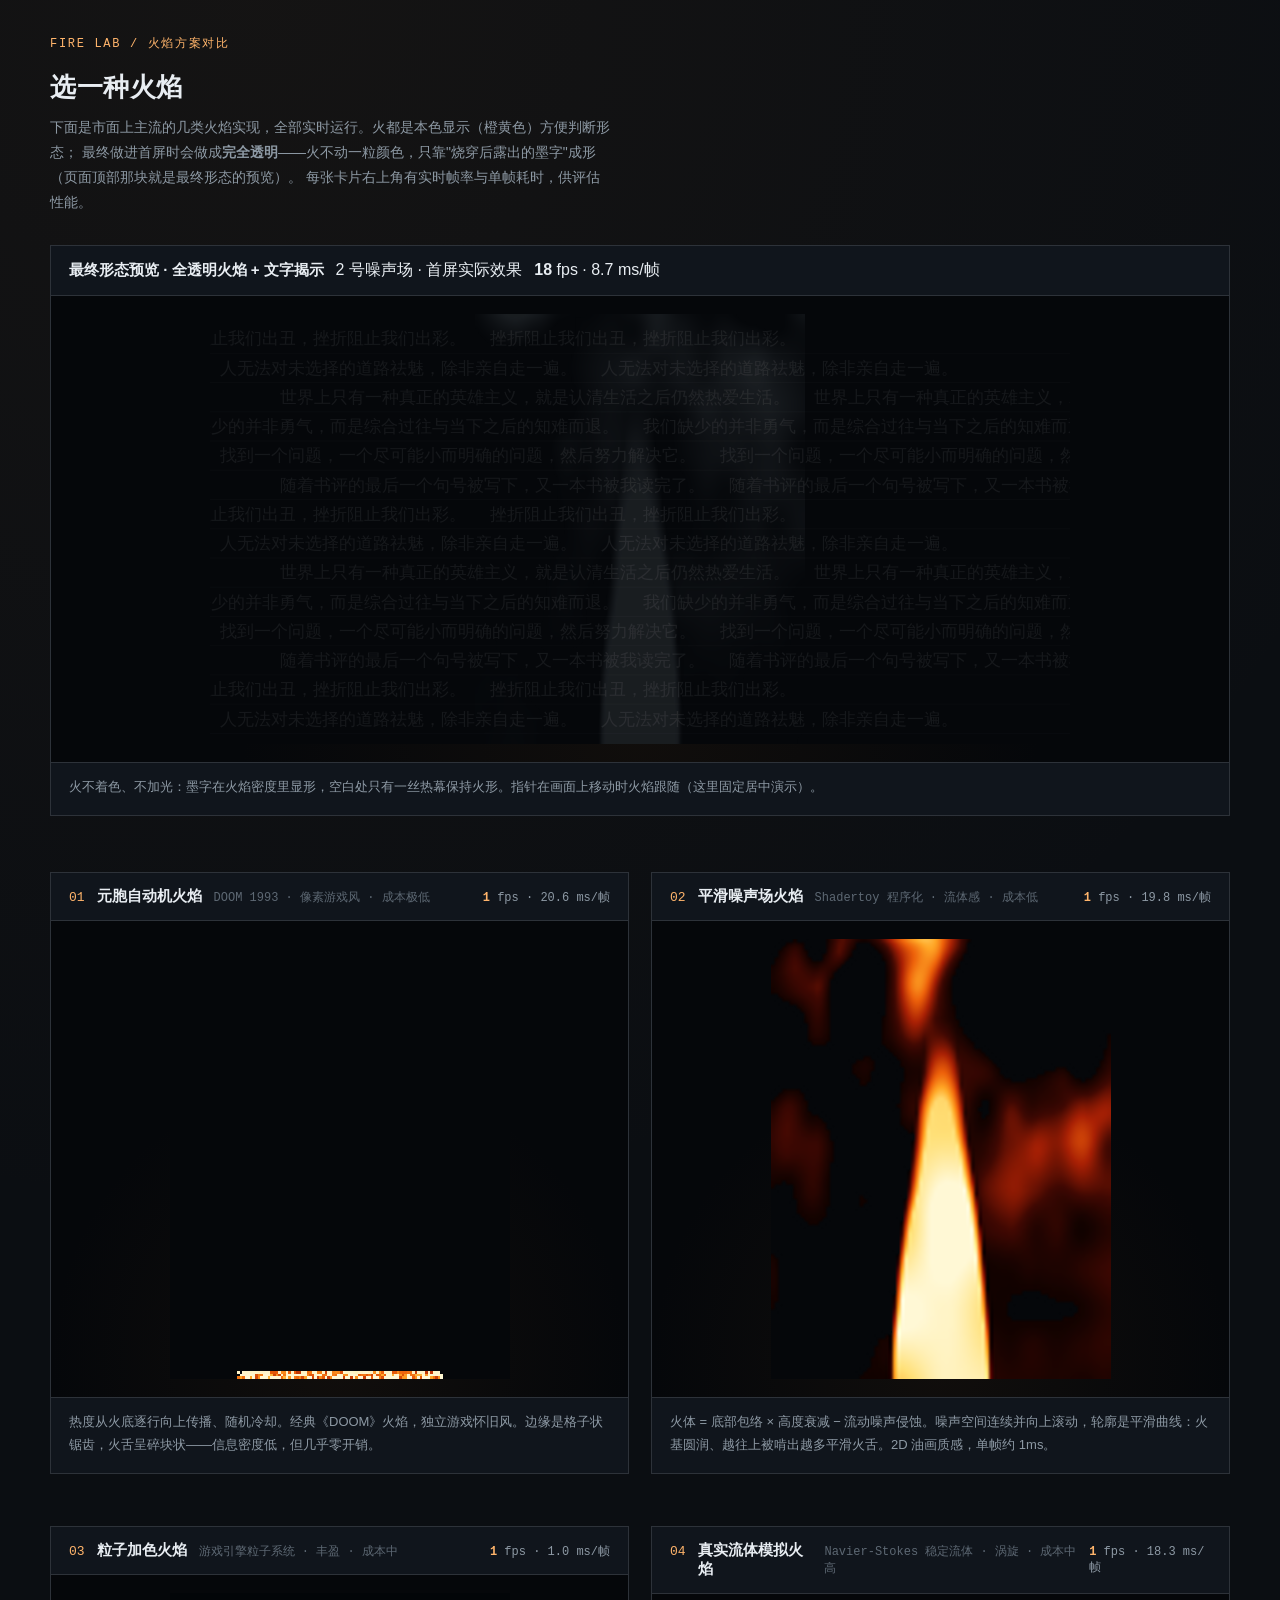
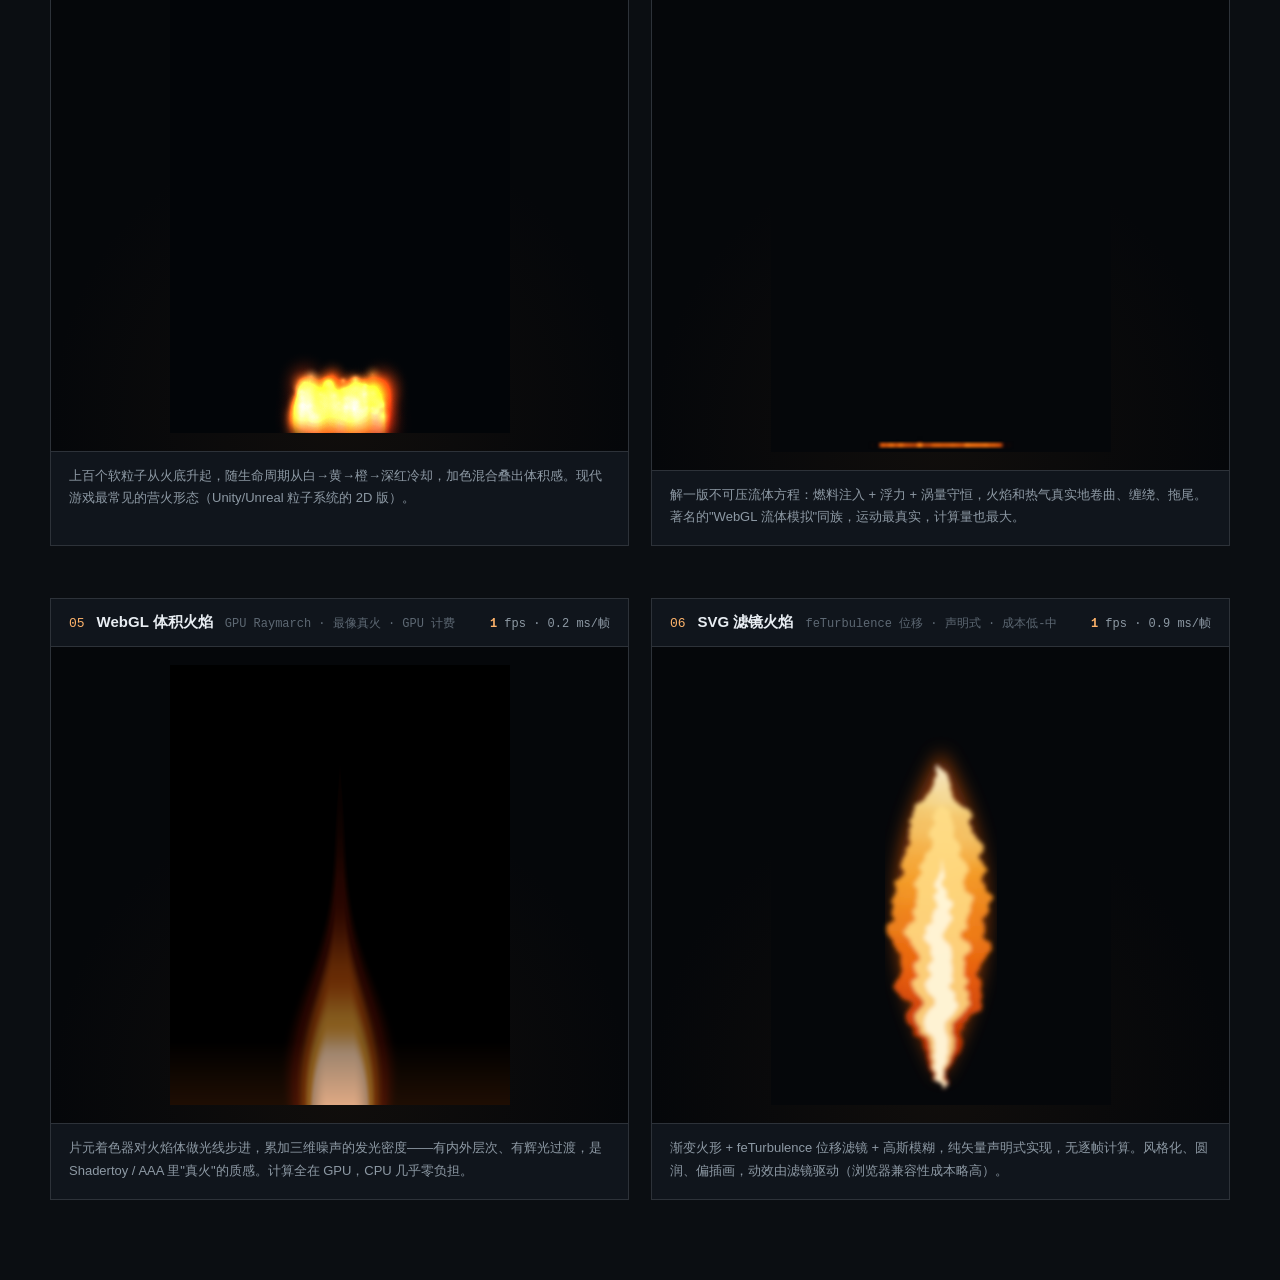
<file: fire-lab.html>
<!DOCTYPE html>
<html lang="zh-CN">
<head>
    <meta charset="UTF-8">
    <meta name="viewport" content="width=device-width, initial-scale=1.0">
    <title>Fire Lab — 火焰效果对比</title>
    <style>
        :root {
            --bg: #0b0e12;
            --card: #10151c;
            --line: rgba(220, 228, 235, 0.14);
            --ink: #e8edf2;
            --muted: #8d99a4;
            --faint: #5d6873;
            --accent: #ffb46b;
        }

        * { box-sizing: border-box; }

        body {
            margin: 0;
            padding: 34px 20px 80px;
            background:
                radial-gradient(circle at 20% 0%, rgba(90, 60, 30, 0.12), transparent 40%),
                var(--bg);
            color: var(--ink);
            font-family: -apple-system, BlinkMacSystemFont, "Segoe UI", "Noto Sans SC", "Microsoft YaHei", sans-serif;
            -webkit-font-smoothing: antialiased;
        }

        .shell { max-width: 1180px; margin: 0 auto; }

        header.page h1 {
            margin: 0 0 10px;
            font-size: 26px;
            letter-spacing: 0.02em;
        }

        header.page p {
            margin: 0;
            max-width: 72ch;
            color: var(--muted);
            font-size: 14px;
            line-height: 1.8;
        }

        header.page .eyebrow {
            font-family: Consolas, "SFMono-Regular", monospace;
            font-size: 12px;
            color: var(--accent);
            letter-spacing: 0.14em;
            margin-bottom: 14px;
        }

        .panel {
            margin-top: 30px;
            border: 1px solid var(--line);
            background: var(--card);
        }

        .panel-head, .demo-head {
            display: flex;
            align-items: baseline;
            gap: 12px;
            padding: 14px 18px;
            border-bottom: 1px solid var(--line);
        }

        .panel-head h2, .demo-head h2 {
            margin: 0;
            font-size: 15px;
            font-weight: 600;
        }

        .demo-head .no {
            font-family: Consolas, monospace;
            color: var(--accent);
            font-size: 13px;
        }

        .demo-head .tags {
            color: var(--faint);
            font-size: 12px;
            font-family: Consolas, monospace;
        }

        .demo-head .fps {
            margin-left: auto;
            font-family: Consolas, monospace;
            font-size: 12px;
            color: var(--muted);
        }

        .demo-head .fps b { color: var(--accent); font-weight: 600; }

        .stage {
            display: flex;
            justify-content: center;
            padding: 18px;
            background:
                radial-gradient(circle at 50% 92%, rgba(70, 45, 20, 0.18), transparent 55%),
                #05070a;
        }

        canvas.demo-fire {
            width: 340px;
            height: 440px;
            display: block;
            background: #05070a;
        }

        .demo-desc {
            margin: 0;
            padding: 13px 18px 16px;
            color: var(--muted);
            font-size: 13px;
            line-height: 1.75;
            border-top: 1px solid var(--line);
        }

        .grid {
            margin-top: 26px;
            display: grid;
            grid-template-columns: repeat(2, 1fr);
            gap: 22px;
        }

        @media (max-width: 900px) {
            .grid { grid-template-columns: 1fr; }
        }

        #preview-stage canvas {
            width: min(860px, 100%);
            height: 430px;
        }
    </style>
</head>
<body>
    <div class="shell">
        <header class="page">
            <p class="eyebrow">FIRE LAB / 火焰方案对比</p>
            <h1>选一种火焰</h1>
            <p>下面是市面上主流的几类火焰实现，全部实时运行。火都是本色显示（橙黄色）方便判断形态；
            最终做进首屏时会做成<strong>完全透明</strong>——火不动一粒颜色，只靠"烧穿后露出的墨字"成形（页面顶部那块就是最终形态的预览）。
            每张卡片右上角有实时帧率与单帧耗时，供评估性能。</p>
        </header>

        <section class="panel" id="preview-panel">
            <div class="panel-head">
                <h2>最终形态预览 · 全透明火焰 + 文字揭示</h2>
                <span class="tags">2 号噪声场 · 首屏实际效果</span>
                <span class="fps" id="fps-0"></span>
            </div>
            <div class="stage" id="preview-stage">
                <canvas id="c-preview"></canvas>
            </div>
            <p class="demo-desc">火不着色、不加光：墨字在火焰密度里显形，空白处只有一丝热幕保持火形。指针在画面上移动时火焰跟随（这里固定居中演示）。</p>
        </section>

        <div class="grid">
            <section class="panel demo" data-demo="ca">
                <div class="demo-head">
                    <span class="no">01</span>
                    <h2>元胞自动机火焰</h2>
                    <span class="tags">DOOM 1993 · 像素游戏风 · 成本极低</span>
                    <span class="fps"></span>
                </div>
                <div class="stage"><canvas class="demo-fire"></canvas></div>
                <p class="demo-desc">热度从火底逐行向上传播、随机冷却。经典《DOOM》火焰，独立游戏怀旧风。边缘是格子状锯齿，火舌呈碎块状——信息密度低，但几乎零开销。</p>
            </section>

            <section class="panel demo" data-demo="noise">
                <div class="demo-head">
                    <span class="no">02</span>
                    <h2>平滑噪声场火焰</h2>
                    <span class="tags">Shadertoy 程序化 · 流体感 · 成本低</span>
                    <span class="fps"></span>
                </div>
                <div class="stage"><canvas class="demo-fire"></canvas></div>
                <p class="demo-desc">火体 = 底部包络 × 高度衰减 − 流动噪声侵蚀。噪声空间连续并向上滚动，轮廓是平滑曲线：火基圆润、越往上被啃出越多平滑火舌。2D 油画质感，单帧约 1ms。</p>
            </section>

            <section class="panel demo" data-demo="particle">
                <div class="demo-head">
                    <span class="no">03</span>
                    <h2>粒子加色火焰</h2>
                    <span class="tags">游戏引擎粒子系统 · 丰盈 · 成本中</span>
                    <span class="fps"></span>
                </div>
                <div class="stage"><canvas class="demo-fire"></canvas></div>
                <p class="demo-desc">上百个软粒子从火底升起，随生命周期从白→黄→橙→深红冷却，加色混合叠出体积感。现代游戏最常见的营火形态（Unity/Unreal 粒子系统的 2D 版）。</p>
            </section>

            <section class="panel demo" data-demo="fluid">
                <div class="demo-head">
                    <span class="no">04</span>
                    <h2>真实流体模拟火焰</h2>
                    <span class="tags">Navier-Stokes 稳定流体 · 涡旋 · 成本中高</span>
                    <span class="fps"></span>
                </div>
                <div class="stage"><canvas class="demo-fire"></canvas></div>
                <p class="demo-desc">解一版不可压流体方程：燃料注入 + 浮力 + 涡量守恒，火焰和热气真实地卷曲、缠绕、拖尾。著名的"WebGL 流体模拟"同族，运动最真实，计算量也最大。</p>
            </section>

            <section class="panel demo" data-demo="gl">
                <div class="demo-head">
                    <span class="no">05</span>
                    <h2>WebGL 体积火焰</h2>
                    <span class="tags">GPU Raymarch · 最像真火 · GPU 计费</span>
                    <span class="fps"></span>
                </div>
                <div class="stage"><canvas class="demo-fire"></canvas></div>
                <p class="demo-desc">片元着色器对火焰体做光线步进，累加三维噪声的发光密度——有内外层次、有辉光过渡，是 Shadertoy / AAA 里"真火"的质感。计算全在 GPU，CPU 几乎零负担。</p>
            </section>

            <section class="panel demo" data-demo="svg">
                <div class="demo-head">
                    <span class="no">06</span>
                    <h2>SVG 滤镜火焰</h2>
                    <span class="tags">feTurbulence 位移 · 声明式 · 成本低-中</span>
                    <span class="fps"></span>
                </div>
                <div class="stage"><canvas class="demo-fire"></canvas></div>
                <p class="demo-desc">渐变火形 + feTurbulence 位移滤镜 + 高斯模糊，纯矢量声明式实现，无逐帧计算。风格化、圆润、偏插画，动效由滤镜驱动（浏览器兼容性成本略高）。</p>
            </section>
        </div>
    </div>

    <script>
    (function () {
        "use strict";

        window.addEventListener("error", (e) => {
            document.title = "ERR: " + e.message + " @" + e.lineno;
        });

        const DPR = Math.min(1.5, window.devicePixelRatio || 1);
        const SIM_HZ = 30;

        // ── 通用火焰调色板：0..1 强度 → 深红→橙→黄→白芯 ──
        const STOPS = [
            [8, 1, 0], [64, 8, 2], [168, 32, 4],
            [236, 96, 10], [255, 166, 38], [255, 224, 120], [255, 248, 214]
        ];
        function fireColor(t) {
            const x = Math.min(0.999, Math.max(0, t)) * (STOPS.length - 1);
            const i = x | 0;
            const f = x - i;
            const a = STOPS[i];
            const b = STOPS[i + 1];
            return [a[0] + (b[0] - a[0]) * f, a[1] + (b[1] - a[1]) * f, a[2] + (b[2] - a[2]) * f];
        }

        function fitCanvas(canvas, cssW, cssH) {
            canvas.width = Math.round(cssW * DPR);
            canvas.height = Math.round(cssH * DPR);
        }

        // ── 值噪声（demo 0/2 共用） ──
        const PERM = new Uint8Array(512);
        (function () {
            const p = new Uint8Array(256);
            for (let i = 0; i < 256; i += 1) { p[i] = i; }
            let s = 1337;
            for (let i = 255; i > 0; i -= 1) {
                s = (s * 16807) % 2147483647;
                const j = s % (i + 1);
                const t = p[i]; p[i] = p[j]; p[j] = t;
            }
            for (let i = 0; i < 512; i += 1) { PERM[i] = p[i & 255]; }
        })();
        function noise2(x, y) {
            const xi = Math.floor(x), yi = Math.floor(y);
            const xf = x - xi, yf = y - yi;
            const u = xf * xf * (3 - 2 * xf), v = yf * yf * (3 - 2 * yf);
            const x0 = xi & 255, y0 = yi & 255, x1 = (xi + 1) & 255, y1 = (yi + 1) & 255;
            const aa = PERM[PERM[x0] + y0], ba = PERM[PERM[x1] + y0];
            const ab = PERM[PERM[x0] + y1], bb = PERM[PERM[x1] + y1];
            const p1 = aa + (ba - aa) * u;
            const p2 = ab + (bb - ab) * u;
            return (p1 + (p2 - p1) * v) * (1 / 255);
        }
        function fbm(x, y) {
            return noise2(x, y) * 0.55 + noise2(x * 2.13, y * 2.13) * 0.3 + noise2(x * 4.41, y * 4.41) * 0.15;
        }

        // ══════════ 01 元胞自动机 ══════════
        function makeCA(canvas) {
            const W = 132, H = 172;
            const sim = document.createElement("canvas");
            sim.width = W; sim.height = H;
            const sctx = sim.getContext("2d");
            const img = sctx.createImageData(W, H);
            const heat = new Float32Array(W * H);
            const cw = canvas.width, ch = canvas.height;
            const c2 = canvas.getContext("2d");

            function seed() {
                for (let x = (W * 0.2) | 0; x < (W * 0.8) | 0; x += 1) {
                    heat[(H - 1) * W + x] = Math.random() < 0.55 ? 1 : 0.45 + Math.random() * 0.3;
                }
            }
            function step() {
                for (let y = 0; y < H - 1; y += 1) {
                    const off = y * W, below = off + W;
                    for (let x = 1; x < W - 1; x += 1) {
                        const sx = x + ((Math.random() * 3) | 0) - 1;
                        let v = heat[below + sx] - Math.random() * 0.015;
                        v -= (y / H) * (y / H) * 0.006;
                        heat[off + x] = v > 0 ? v : 0;
                    }
                }
                seed();
                const d = img.data;
                for (let i = 0, n = W * H; i < n; i += 1) {
                    const v = heat[i];
                    const rgb = fireColor(Math.pow(v, 1.15));
                    d[i * 4] = rgb[0]; d[i * 4 + 1] = rgb[1]; d[i * 4 + 2] = rgb[2];
                    d[i * 4 + 3] = v > 0.02 ? 255 : 0;
                }
                sctx.putImageData(img, 0, 0);
            }
            return {
                frame() {
                    step();
                    c2.imageSmoothingEnabled = false;   // 保留像素颗粒：这就是该方案的质感
                    c2.drawImage(sim, 0, 0, cw, ch);
                }
            };
        }

        // ══════════ 02 平滑噪声场 ══════════
        function makeNoise(canvas) {
            const W = 92, H = 120;
            const sim = document.createElement("canvas");
            sim.width = W; sim.height = H;
            const sctx = sim.getContext("2d");
            const img = sctx.createImageData(W, H);
            const cw = canvas.width, ch = canvas.height;
            const c2 = canvas.getContext("2d");
            const HALF = 0.3, REACH = 0.82;
            const win = new Float32Array(W);
            for (let x = 0; x < W; x += 1) {
                const u = (x / (W - 1) - 0.5) / HALF + 0.5;
                win[x] = Math.pow(Math.sin(Math.PI * Math.min(1, Math.max(0, u))), 0.75);
            }
            let t = Math.random() * 100;

            function step() {
                t += 1 / SIM_HZ;
                const rise = t * 1.05;
                const sway = (Math.sin(t * 0.6) * 0.5 + Math.sin(t * 0.23 + 1.4) * 0.3) * 0.05;
                const d = img.data;
                for (let row = 0; row < H; row += 1) {
                    const up = 1 - row / (H - 1);                   // 0 火底（下缘）→ 1 火尖（上缘）
                    const fade = Math.max(0, 1 - up / REACH);
                    const ero = 0.3 + 1.6 * up * up;
                    const span = HALF * (1 - 0.8 * up * up * (3 - 2 * up));
                    const swayU = sway * up * up;
                    for (let col = 0; col < W; col += 1) {
                        const u = col / (W - 1);
                        const su = u + swayU;
                        const winT = Math.min(1, Math.max(0, (u - 0.5) / span + 0.5));
                        const w = Math.pow(Math.sin(Math.PI * winT), 0.75);
                        const n = fbm(su * 3.1 + 13.7, (1 - up) * 2.5 + rise);
                        const s = fade * w * 1.5 - (n - 0.5) * ero;
                        const idx = (row * W + col) * 4;
                        if (s > 0.03) {
                            let a = s * 2.3;
                            if (a > 1) a = 1;
                            a = Math.pow(a, 1.3);
                            const n2 = noise2(su * 6.4 + 31.7, (1 - up) * 4.6 + rise * 1.5);
                            const bright = 0.85 + (n2 - 0.5) * 0.5;
                            const rgb = fireColor(a * bright);
                            d[idx] = rgb[0]; d[idx + 1] = rgb[1]; d[idx + 2] = rgb[2];
                            d[idx + 3] = 255;
                        } else {
                            d[idx + 3] = 0;
                        }
                    }
                }
                sctx.putImageData(img, 0, 0);
            }
            return {
                frame() {
                    step();
                    c2.imageSmoothingEnabled = true;
                    c2.imageSmoothingQuality = "high";
                    c2.clearRect(0, 0, cw, ch);
                    c2.drawImage(sim, 0, 0, cw, ch);
                }
            };
        }

        // ══════════ 03 粒子加色 ══════════
        function makeParticle(canvas) {
            const cw = canvas.width, ch = canvas.height;
            const c2 = canvas.getContext("2d");
            // 预渲染 14 档色相精灵（白芯→黄→橙→深红→熄灭）
            const SPRITES = 14, SIZE = 72;
            const sprites = [];
            for (let i = 0; i < SPRITES; i += 1) {
                const s = document.createElement("canvas");
                s.width = SIZE; s.height = SIZE;
                const sc = s.getContext("2d");
                const t = i / (SPRITES - 1);
                const [r, g, b] = fireColor(0.25 + t * 0.75);
                const fade = 1 - t * 0.55;
                const grad = sc.createRadialGradient(SIZE / 2, SIZE / 2, 0, SIZE / 2, SIZE / 2, SIZE / 2);
                grad.addColorStop(0, `rgba(${r | 0},${g | 0},${b | 0},${0.55 * fade})`);
                grad.addColorStop(0.45, `rgba(${r | 0},${g | 0},${b | 0},${0.2 * fade})`);
                grad.addColorStop(1, "rgba(0,0,0,0)");
                sc.fillStyle = grad;
                sc.fillRect(0, 0, SIZE, SIZE);
                sprites.push(s);
            }
            const P = [];
            const COUNT = 130;
            function spawn(p) {
                p.x = cw / 2 + (Math.random() - 0.5) * cw * 0.24;
                p.y = ch * 0.98 + Math.random() * 14;
                p.vx = (Math.random() - 0.5) * 26;
                p.vy = -(70 + Math.random() * 120) * (ch / 440);
                p.life = 0;
                p.max = 0.8 + Math.random() * 0.9;
                p.size = (26 + Math.random() * 46) * (cw / 340);
                p.wob = Math.random() * Math.PI * 2;
            }
            for (let i = 0; i < COUNT; i += 1) {
                const p = {};
                spawn(p);
                p.life = Math.random() * p.max;   // 错峰启动
                P.push(p);
            }
            let last = 0;
            return {
                frame(ts) {
                    const dt = last ? Math.min(0.05, (ts - last) / 1000) : 0.016;
                    last = ts;
            // 运动模糊式淡出，而不是硬清屏
                    c2.globalCompositeOperation = "source-over";
                    c2.fillStyle = "rgba(5, 7, 10, 0.32)";
                    c2.fillRect(0, 0, cw, ch);
                    c2.globalCompositeOperation = "lighter";
                    for (const p of P) {
                        p.life += dt;
                        if (p.life >= p.max) { spawn(p); }
                        const k = p.life / p.max;                 // 0 诞生 → 1 熄灭
                        p.vy -= 34 * dt;                          // 浮力
                        p.vx += Math.sin(ts * 0.002 + p.wob) * 16 * dt + (Math.random() - 0.5) * 8 * dt;
                        p.x += p.vx * dt;
                        p.y += p.vy * dt;
                        const t = k;
                        const sprite = sprites[Math.min(SPRITES - 1, (t * (SPRITES - 1)) | 0)];
                        const s = p.size * (1 - t * 0.75);
                        c2.drawImage(sprite, p.x - s / 2, p.y - s / 2, s, s);
                    }
                    c2.globalCompositeOperation = "source-over";
                }
            };
        }

        // ══════════ 04 流体模拟 ══════════
        function makeFluid(canvas) {
            const NX = 72, NY = 96, N = NX * NY;
            const u = new Float32Array(N), v = new Float32Array(N);
            const du = new Float32Array(N), dv = new Float32Array(N);
            const dye = new Float32Array(N), ddye = new Float32Array(N);
            const p = new Float32Array(N), div = new Float32Array(N);
            const curl = new Float32Array(N);
            const sim = document.createElement("canvas");
            sim.width = NX; sim.height = NY;
            const sctx = sim.getContext("2d");
            const img = sctx.createImageData(NX, NY);
            const cw = canvas.width, ch = canvas.height;
            const c2 = canvas.getContext("2d");

            function sample(f, x, y) {
                x = Math.max(0.5, Math.min(NX - 1.5, x));
                y = Math.max(0.5, Math.min(NY - 1.5, y));
                const xi = x | 0, yi = y | 0;
                const fx = x - xi, fy = y - yi;
                const i = xi + NX * yi;
                const a = f[i], b = f[i + 1], c = f[i + NX], d = f[i + NX + 1];
                return a + (b - a) * fx + (c - a) * fy + (a - b - c + d) * fx * fy;
            }

            function step() {
                // 注入燃料：火底中央，带随机扰动的向上初速
                const x0 = (NX * 0.32) | 0, x1 = (NX * 0.68) | 0;
                for (let x = x0; x <= x1; x += 1) {
                    const i = x + NX * (NY - 2);
                    dye[i] = Math.min(1.7, dye[i] + 0.5 + Math.random() * 0.35);
                    v[i] -= 1.6 + Math.random() * 1.2;
                    u[i] += (Math.random() - 0.5) * 0.8;
                }
                // 浮力：染料越浓升力越大；同时整体耗散（燃料烧尽=冷却）
                for (let y = 1; y < NY - 1; y += 1) {
                    for (let x = 1; x < NX - 1; x += 1) {
                        const i = x + NX * y;
                        v[i] -= dye[i] * 0.055;
                        u[i] *= 0.985; v[i] *= 0.985;
                        dye[i] *= 0.988;
                    }
                }
                // 涡量约束：把该卷的火舌卷起来（流体感的灵魂）
                for (let y = 2; y < NY - 2; y += 1) {
                    for (let x = 2; x < NX - 2; x += 1) {
                        const i = x + NX * y;
                        curl[i] = (v[i + 1] - v[i - 1]) - (u[i + NX] - u[i - NX]);
                    }
                }
                for (let y = 2; y < NY - 2; y += 1) {
                    for (let x = 2; x < NX - 2; x += 1) {
                        const i = x + NX * y;
                        const dx = (Math.abs(curl[i + 1]) - Math.abs(curl[i - 1])) * 0.5;
                        const dy = (Math.abs(curl[i + NX]) - Math.abs(curl[i - NX])) * 0.5;
                        const len = Math.sqrt(dx * dx + dy * dy) + 1e-5;
                        u[i] += (dx / len) * curl[i] * 0.16;
                        v[i] += (dy / len) * curl[i] * 0.16;
                    }
                }
                // 半拉格朗日回溯（把平流场和染料一起搬回去）
                // v 正方向 = 数组 y+ （向下），负 v 即向上飘升
                for (let y = 1; y < NY - 1; y += 1) {
                    for (let x = 1; x < NX - 1; x += 1) {
                        const i = x + NX * y;
                        du[i] = sample(u, x - u[i], y - v[i]);
                        dv[i] = sample(v, x - u[i], y - v[i]);
                        ddye[i] = sample(dye, x - u[i], y - v[i]);
                    }
                }
                u.set(du); v.set(dv); dye.set(ddye);
                // 压力投影（不可压），10 轮 Jacobi
                for (let y = 1; y < NY - 1; y += 1) {
                    for (let x = 1; x < NX - 1; x += 1) {
                        const i = x + NX * y;
                        div[i] = (u[i + 1] - u[i - 1] + v[i + NX] - v[i - NX]) * 0.5;
                        p[i] = 0;
                    }
                }
                for (let k = 0; k < 10; k += 1) {
                    for (let y = 1; y < NY - 1; y += 1) {
                        for (let x = 1; x < NX - 1; x += 1) {
                            const i = x + NX * y;
                            p[i] = (p[i - 1] + p[i + 1] + p[i - NX] + p[i + NX] - div[i]) * 0.25;
                        }
                    }
                }
                for (let y = 1; y < NY - 1; y += 1) {
                    for (let x = 1; x < NX - 1; x += 1) {
                        const i = x + NX * y;
                        u[i] -= (p[i + 1] - p[i - 1]) * 0.5;
                        v[i] -= (p[i + NX] - p[i - NX]) * 0.5;
                    }
                }
                // 渲染：染料浓度 → 火焰调色板
                const d = img.data;
                for (let i = 0; i < N; i += 1) {
                    const t = dye[i] / 1.5;
                    const idx = i * 4;
                    if (t > 0.02) {
                        const rgb = fireColor(Math.pow(t, 0.8));
                        d[idx] = rgb[0]; d[idx + 1] = rgb[1]; d[idx + 2] = rgb[2];
                        d[idx + 3] = Math.min(255, t * 500);
                    } else {
                        d[idx + 3] = 0;
                    }
                }
                sctx.putImageData(img, 0, 0);
            }
            return {
                frame() {
                    step();
                    c2.imageSmoothingEnabled = true;
                    c2.imageSmoothingQuality = "high";
                    c2.clearRect(0, 0, cw, ch);
                    c2.drawImage(sim, 0, 0, cw, ch);
                }
            };
        }

        // ══════════ 05 WebGL 体积火焰 ══════════
        function makeGL(canvas) {
            const gl = canvas.getContext("webgl", { antialias: false, alpha: false });
            if (!gl) {
                return { frame() {}, failed: true };
            }
            const vs = `
                attribute vec2 a;
                void main(){ gl_Position = vec4(a, 0., 1.); }
            `;
            const fs = `
                precision mediump float;
                uniform vec2 res;
                uniform float t;
                float hash(vec3 p){
                    p = fract(p * 0.3183099 + 0.1);
                    p *= 17.0;
                    return fract(p.x * p.y * p.z * (p.x + p.y + p.z));
                }
                float noise(vec3 x){
                    vec3 i = floor(x); vec3 f = fract(x);
                    f = f * f * (3.0 - 2.0 * f);
                    float n000 = hash(i);
                    float n100 = hash(i + vec3(1.,0.,0.));
                    float n010 = hash(i + vec3(0.,1.,0.));
                    float n110 = hash(i + vec3(1.,1.,0.));
                    float n001 = hash(i + vec3(0.,0.,1.));
                    float n101 = hash(i + vec3(1.,0.,1.));
                    float n011 = hash(i + vec3(0.,1.,1.));
                    float n111 = hash(i + vec3(1.,1.,1.));
                    return mix(
                        mix(mix(n000, n100, f.x), mix(n010, n110, f.x), f.y),
                        mix(mix(n001, n101, f.x), mix(n011, n111, f.x), f.y),
                        f.z);
                }
                float fbm(vec3 p){
                    return noise(p) * 0.55 + noise(p * 2.03) * 0.3 + noise(p * 4.01) * 0.15;
                }
                vec3 fireRamp(float k){
                    k = clamp(k, 0., 1.);
                    vec3 c1 = vec3(0.03, 0.004, 0.0);
                    vec3 c2 = vec3(0.55, 0.08, 0.01);
                    vec3 c3 = vec3(0.95, 0.42, 0.05);
                    vec3 c4 = vec3(1.0, 0.75, 0.25);
                    vec3 c5 = vec3(1.0, 0.96, 0.82);
                    vec3 c = mix(c1, c2, smoothstep(0.0, 0.3, k));
                    c = mix(c, c3, smoothstep(0.3, 0.6, k));
                    c = mix(c, c4, smoothstep(0.6, 0.82, k));
                    c = mix(c, c5, smoothstep(0.82, 1.0, k));
                    return c;
                }
                void main(){
                    vec2 uv = gl_FragCoord.xy / res;
                    float x = (uv.x - 0.5) * 2.4;
                    float h = uv.y;                    // 0 底 → 1 顶
                    float reach = 0.8;
                    vec3 acc = vec3(0.);
                    float trans = 1.0;
                    for (int i = 0; i < 16; i++) {
                        float fi = (float(i) + 0.5) / 16.0;
                        float z = fi * 2.6;
                        float hh = h + fi * 0.012;
                        float radius = 0.56 * pow(max(0., 1.0 - hh / reach), 1.35) * (0.75 + 0.25 * sin(hh * 9.0));
                        float shell = 1.0 - smoothstep(radius * 0.2, radius, abs(x));
                        float dens = shell * max(0., 1.0 - hh / reach) * 1.8;
                        if (dens > 0.001) {
                            float n = fbm(vec3(x * 2.6, hh * 2.2 - t * 1.55, z + t * 0.22));
                            dens *= smoothstep(0.18, 0.62, n + (1.0 - hh) * 0.42);
                            float heat = dens * (1.15 - hh) * trans * 0.62;
                            acc += fireRamp(heat) * dens * 0.34;
                            trans *= 1.0 - min(0.9, dens * 1.2);
                        }
                        if (trans < 0.05) break;
                    }
                    vec3 col = acc;
                    // 底部辉光余烬
                    col += vec3(1.0, 0.45, 0.1) * 0.12 * max(0., 1.0 - h * 7.0);
                    gl_FragColor = vec4(col, 1.0);
                }
            `;
            function compile(type, src) {
                const sh = gl.createShader(type);
                gl.shaderSource(sh, src);
                gl.compileShader(sh);
                if (!gl.getShaderParameter(sh, gl.COMPILE_STATUS)) {
                    console.error(gl.getShaderInfoLog(sh));
                    return null;
                }
                return sh;
            }
            const vs2 = compile(gl.VERTEX_SHADER, vs);
            const fs2 = compile(gl.FRAGMENT_SHADER, fs);
            if (!vs2 || !fs2) {
                return { frame() {}, failed: true };
            }
            const prog = gl.createProgram();
            gl.attachShader(prog, vs2);
            gl.attachShader(prog, fs2);
            gl.linkProgram(prog);
            gl.useProgram(prog);
            const buf = gl.createBuffer();
            gl.bindBuffer(gl.ARRAY_BUFFER, buf);
            gl.bufferData(gl.ARRAY_BUFFER, new Float32Array([-1, -1, 3, -1, -1, 3]), gl.STATIC_DRAW);
            const loc = gl.getAttribLocation(prog, "a");
            gl.enableVertexAttribArray(loc);
            gl.vertexAttribPointer(loc, 2, gl.FLOAT, false, 0, 0);
            gl.uniform2f(gl.getUniformLocation(prog, "res"), canvas.width, canvas.height);
            const tLoc = gl.getUniformLocation(prog, "t");
            return {
                frame(ts) {
                    gl.uniform1f(tLoc, ts / 1000);
                    gl.drawArrays(gl.TRIANGLES, 0, 3);
                }
            };
        }

        // ══════════ 06 SVG 滤镜火焰 ══════════
        function makeSVG(stage) {
            const W = 340, H = 440;
            stage.innerHTML = `
                <svg width="${W}" height="${H}" viewBox="0 0 ${W} ${H}" style="display:block;background:#05070a">
                    <defs>
                        <linearGradient id="fire-grad" x1="0" y1="1" x2="0" y2="0">
                            <stop offset="0" stop-color="#b81e04"/>
                            <stop offset="0.35" stop-color="#f2610a"/>
                            <stop offset="0.65" stop-color="#ffa62b"/>
                            <stop offset="0.88" stop-color="#ffe08a"/>
                            <stop offset="1" stop-color="#fff8dd"/>
                        </linearGradient>
                        <filter id="fire-wobble" x="-40%" y="-20%" width="180%" height="150%">
                            <feTurbulence id="fire-turb" type="fractalNoise" baseFrequency="0.012 0.055" numOctaves="3" seed="7" result="n"/>
                            <feDisplacementMap in="SourceGraphic" in2="n" scale="30" xChannelSelector="R" yChannelSelector="G"/>
                            <feGaussianBlur stdDeviation="2.2"/>
                        </filter>
                        <filter id="fire-soft"><feGaussianBlur stdDeviation="9"/></filter>
                    </defs>
                    <g filter="url(#fire-soft)" opacity="0.55" id="fire-glow">
                        <path d="M170 ${H * 0.94} C ${W * 0.30} ${H * 0.66}, ${W * 0.34} ${H * 0.4}, 170 ${H * 0.2} C ${W * 0.66} ${H * 0.4}, ${W * 0.70} ${H * 0.66}, 170 ${H * 0.94} Z" fill="#f2610a"/>
                    </g>
                    <g filter="url(#fire-wobble)" id="fire-body">
                        <path d="M170 ${H * 0.96} C ${W * 0.28} ${H * 0.68}, ${W * 0.35} ${H * 0.42}, 170 ${H * 0.22} C ${W * 0.65} ${H * 0.42}, ${W * 0.72} ${H * 0.68}, 170 ${H * 0.96} Z" fill="url(#fire-grad)" opacity="0.92"/>
                        <path d="M170 ${H * 0.96} C ${W * 0.37} ${H * 0.72}, ${W * 0.41} ${H * 0.5}, 170 ${H * 0.3} C ${W * 0.59} ${H * 0.5}, ${W * 0.63} ${H * 0.72}, 170 ${H * 0.96} Z" fill="#ffe08a" opacity="0.85"/>
                        <path d="M170 ${H * 0.96} C ${W * 0.44} ${H * 0.8}, ${W * 0.46} ${H * 0.62}, 170 ${H * 0.44} C ${W * 0.54} ${H * 0.62}, ${W * 0.56} ${H * 0.8}, 170 ${H * 0.96} Z" fill="#fff8dd" opacity="0.9"/>
                    </g>
                </svg>
            `;
            const turb = stage.querySelector("#fire-turb");
            const body = stage.querySelector("#fire-body");
            const glow = stage.querySelector("#fire-glow");
            let last = 0, acc = 0, seed = 7;
            return {
                frame(ts) {
                    const dt = last ? Math.min(0.05, (ts - last) / 1000) : 0.016;
                    last = ts;
                    acc += dt;
                    // 滤镜参数低频抖动 + 群组呼吸缩放，模拟火舌舔动
                    if (acc > 0.12) {
                        acc = 0;
                        seed = (seed % 60) + 1;
                        turb.setAttribute("seed", String(seed));
                        const fy = 0.05 + Math.sin(ts * 0.0021) * 0.012;
                        turb.setAttribute("baseFrequency", `0.012 ${fy.toFixed(4)}`);
                    }
                    const s = 1 + Math.sin(ts * 0.0031) * 0.02;
                    body.setAttribute("transform", `translate(${W / 2} ${H * 0.96}) scale(1 ${s.toFixed(4)}) translate(${-W / 2} ${-H * 0.96})`);
                    glow.setAttribute("transform", `translate(${W / 2} ${H * 0.94}) scale(${(1 + Math.sin(ts * 0.0017) * 0.05).toFixed(4)}) translate(${-W / 2} ${-H * 0.94})`);
                }
            };
        }

        // ══════════ 00 文字揭示预览（噪声场，站点形态） ══════════
        function makePreview(canvas) {
            const W = 92, H = 120;
            const sim = document.createElement("canvas");
            sim.width = W; sim.height = H;
            const sctx = sim.getContext("2d");
            const img = sctx.createImageData(W, H);
            const cw = canvas.width, chh = canvas.height;
            const c2 = canvas.getContext("2d");
            const HALF = 0.26, REACH = 0.8;
            const win = new Float32Array(W);
            for (let x = 0; x < W; x += 1) {
                const u = (x / (W - 1) - 0.5) / HALF + 0.5;
                win[x] = Math.pow(Math.sin(Math.PI * Math.min(1, Math.max(0, u))), 0.75);
            }
            // 正文画布（亮字）
            const textC = document.createElement("canvas");
            textC.width = cw; textC.height = chh;
            const tc = textC.getContext("2d");
            // 火焰层：热幕 + 亮字按火焰 alpha 合成，再整层贴到底图上
            const fireC = document.createElement("canvas");
            fireC.width = cw; fireC.height = chh;
            const fc = fireC.getContext("2d");
            const LINES = [
                "挫折阻止我们出丑，挫折阻止我们出彩。",
                "人无法对未选择的道路祛魅，除非亲自走一遍。",
                "世界上只有一种真正的英雄主义，就是认清生活之后仍然热爱生活。",
                "我们缺少的并非勇气，而是综合过往与当下之后的知难而退。",
                "找到一个问题，一个尽可能小而明确的问题，然后努力解决它。",
                "随着书评的最后一个句号被写下，又一本书被我读完了。"
            ];
            function drawText(alpha, color) {
                tc.font = `400 ${Math.round(17 * DPR)}px ${FONT}`;
                tc.textBaseline = "middle";
                tc.fillStyle = color;
                tc.globalAlpha = alpha;
                for (let i = 0; i < 14; i += 1) {
                    const y = (0.06 + i * 0.068) * chh;
                    const line = LINES[i % LINES.length];
                    const x = ((i % 3) - 1) * 60 * DPR + 10 * DPR;
                    tc.fillText(line + "     " + line, x, y);
                    tc.globalAlpha = alpha * 0.25;
                    tc.fillRect(0, y + 13 * DPR, cw, 1);
                    tc.globalAlpha = alpha;
                }
                tc.globalAlpha = 1;
            }
            drawText(1, "#e8edf2");
            // 底图：极淡的字 + 热幕前的暗场
            c2.fillStyle = "#05070a";
            c2.fillRect(0, 0, cw, chh);
            c2.drawImage(textC, 0, 0);
            c2.globalCompositeOperation = "destination-in";
            c2.fillStyle = "rgba(0,0,0,0.07)";
            c2.fillRect(0, 0, cw, chh);
            c2.globalCompositeOperation = "source-over";

            let t = Math.random() * 100;
            function step() {
                t += 1 / SIM_HZ;
                const rise = t * 1.05;
                const sway = (Math.sin(t * 0.6) * 0.5 + Math.sin(t * 0.23 + 1.4) * 0.3) * 0.05;
                const d = img.data;
                for (let row = 0; row < H; row += 1) {
                    const up = 1 - row / (H - 1);
                    const fade = Math.max(0, 1 - up / REACH);
                    const ero = 0.3 + 1.6 * up * up;
                    const span = HALF * (1 - 0.8 * up * up * (3 - 2 * up));
                    const swayU = sway * up * up;
                    for (let col = 0; col < W; col += 1) {
                        const u = col / (W - 1);
                        const su = u + swayU;
                        const winT = Math.min(1, Math.max(0, (u - 0.5) / span + 0.5));
                        const w = Math.pow(Math.sin(Math.PI * winT), 0.75);
                        const n = fbm(su * 3.1 + 13.7, (1 - up) * 2.5 + rise);
                        const s = fade * w * 1.5 - (n - 0.5) * ero;
                        const idx = (row * W + col) * 4;
                        if (s > 0.03) {
                            let a = s * 2.3;
                            if (a > 1) a = 1;
                            d[idx + 3] = (Math.pow(a, 1.2) * 255) | 0;
                        } else {
                            d[idx + 3] = 0;
                        }
                    }
                }
                sctx.putImageData(img, 0, 0);
            }
            return {
                frame() {
                    step();
                    // 火焰层：火焰 alpha 先 source-in 染成热幕（白色火身被替换掉），
                    // 再 source-atop 烧出亮字——火保持全透明
                    fc.globalCompositeOperation = "source-over";
                    fc.clearRect(0, 0, cw, chh);
                    fc.imageSmoothingEnabled = true;
                    fc.imageSmoothingQuality = "high";
                    // 火焰按模拟网格自身的纵横比居中放置，避免横向拉伸
                    const fw = chh * (W / H);
                    const fx = (cw - fw) / 2;
                    fc.drawImage(sim, fx, 0, fw, chh);
                    fc.globalCompositeOperation = "source-in";
                    fc.fillStyle = "rgba(206, 221, 233, 0.1)";
                    fc.fillRect(0, 0, cw, chh);
                    fc.globalCompositeOperation = "source-atop";
                    fc.drawImage(textC, 0, 0);
                    fc.globalCompositeOperation = "source-over";
                    // 底图：暗场 + 极淡的字，再贴上火焰层
                    c2.globalCompositeOperation = "source-over";
                    c2.fillStyle = "#05070a";
                    c2.fillRect(0, 0, cw, chh);
                    c2.globalAlpha = 0.07;
                    c2.drawImage(textC, 0, 0);
                    c2.globalAlpha = 1;
                    c2.drawImage(fireC, 0, 0);
                }
            };
        }

        const FONT = '-apple-system, BlinkMacSystemFont, "Segoe UI", "Noto Sans SC", "Microsoft YaHei", sans-serif';

        // ══════════ 装配 ══════════
        const CSS_W = 340, CSS_H = 440;
        const builders = {
            ca: makeCA,
            noise: makeNoise,
            particle: makeParticle,
            fluid: makeFluid,
            gl: makeGL
        };
        const runners = [];
        const fpsState = [];

        document.querySelectorAll(".demo").forEach((section) => {
            const kind = section.dataset.demo;
            if (kind === "svg") {
                return;   // SVG 火焰单独装配
            }
            const canvas = section.querySelector("canvas.demo-fire");
            fitCanvas(canvas, CSS_W, CSS_H);
            const inst = builders[kind](canvas);
            if (inst.failed) {
                section.querySelector(".fps").textContent = "WebGL 不可用";
                return;
            }
            runners.push({ el: canvas, inst, last: 0, acc: 0 });
            fpsState.push({ el: section.querySelector(".fps"), frames: 0, ms: 0, t: performance.now() });
        });

        // 预览面板
        const previewCanvas = document.getElementById("c-preview");
        (function () {
            const rect = previewCanvas.getBoundingClientRect();
            fitCanvas(previewCanvas, rect.width || 860, 430);
        })();
        const previewInst = makePreview(previewCanvas);
        runners.push({ el: previewCanvas, inst: previewInst, last: 0, acc: 0 });
        fpsState.push({ el: document.getElementById("fps-0"), frames: 0, ms: 0, t: performance.now() });

        // SVG demo：canvas 之外单独装配
        (function () {
            const section = document.querySelector('[data-demo="svg"]');
            const stage = section.querySelector(".stage");
            stage.innerHTML = "";
            const holder = document.createElement("div");
            holder.style.cssText = `width:${CSS_W}px;height:${CSS_H}px`;
            stage.appendChild(holder);
            const inst = makeSVG(holder);
            runners.push({ el: holder, inst, last: 0, acc: 0, svg: true });
            fpsState.push({ el: section.querySelector(".fps"), frames: 0, ms: 0, t: performance.now() });
        })();

        function loop(ts) {
            requestAnimationFrame(loop);
            for (let i = 0; i < runners.length; i += 1) {
                const r = runners[i];
                const st = fpsState[i];
                if (!r.visible) {
                    continue;
                }
                // 模拟类统一 30Hz，够顺滑也最能反映真实开销
                r.acc += ts - (r.last || ts);
                r.last = ts;
                if (r.acc < 1000 / SIM_HZ) {
                    continue;
                }
                const t0 = performance.now();
                r.inst.frame(ts);
                const cost = performance.now() - t0;
                st.frames += 1;
                st.ms += cost;
                r.acc = 0;
            }
        }
        requestAnimationFrame(loop);

        setInterval(() => {
            const now = performance.now();
            for (const st of fpsState) {
                const dt = (now - st.t) / 1000;
                const fps = st.frames / Math.max(0.001, dt);
                const avg = st.frames ? st.ms / st.frames : 0;
                st.el.innerHTML = `<b>${fps.toFixed(0)}</b> fps · ${avg.toFixed(1)} ms/帧`;
                st.frames = 0;
                st.ms = 0;
                st.t = now;
            }
        }, 1000);

        // 离屏暂停
        const io = new IntersectionObserver((entries) => {
            for (const e of entries) {
                const i = runners.findIndex((r) => r.el === e.target || r.el.contains(e.target));
                if (i >= 0) {
                    runners[i].visible = e.isIntersecting;
                }
            }
        }, { threshold: 0 });
        runners.forEach((r) => io.observe(r.el));
        runners.forEach((r) => { r.visible = true; });

        // ?step=N：同步预烧 N 帧后静止（供截图评审；rAF 被节流的环境也能看到形态）
        const stepN = parseInt(new URLSearchParams(location.search).get("step") || "0", 10);
        if (stepN > 0) {
            for (const r of runners) {
                r.visible = true;
                const base = performance.now();
                for (let i = 0; i < stepN; i += 1) {
                    r.inst.frame(base + i * 33);
                }
            }
        }
    })();
    </script>
</body>
</html>
</file>
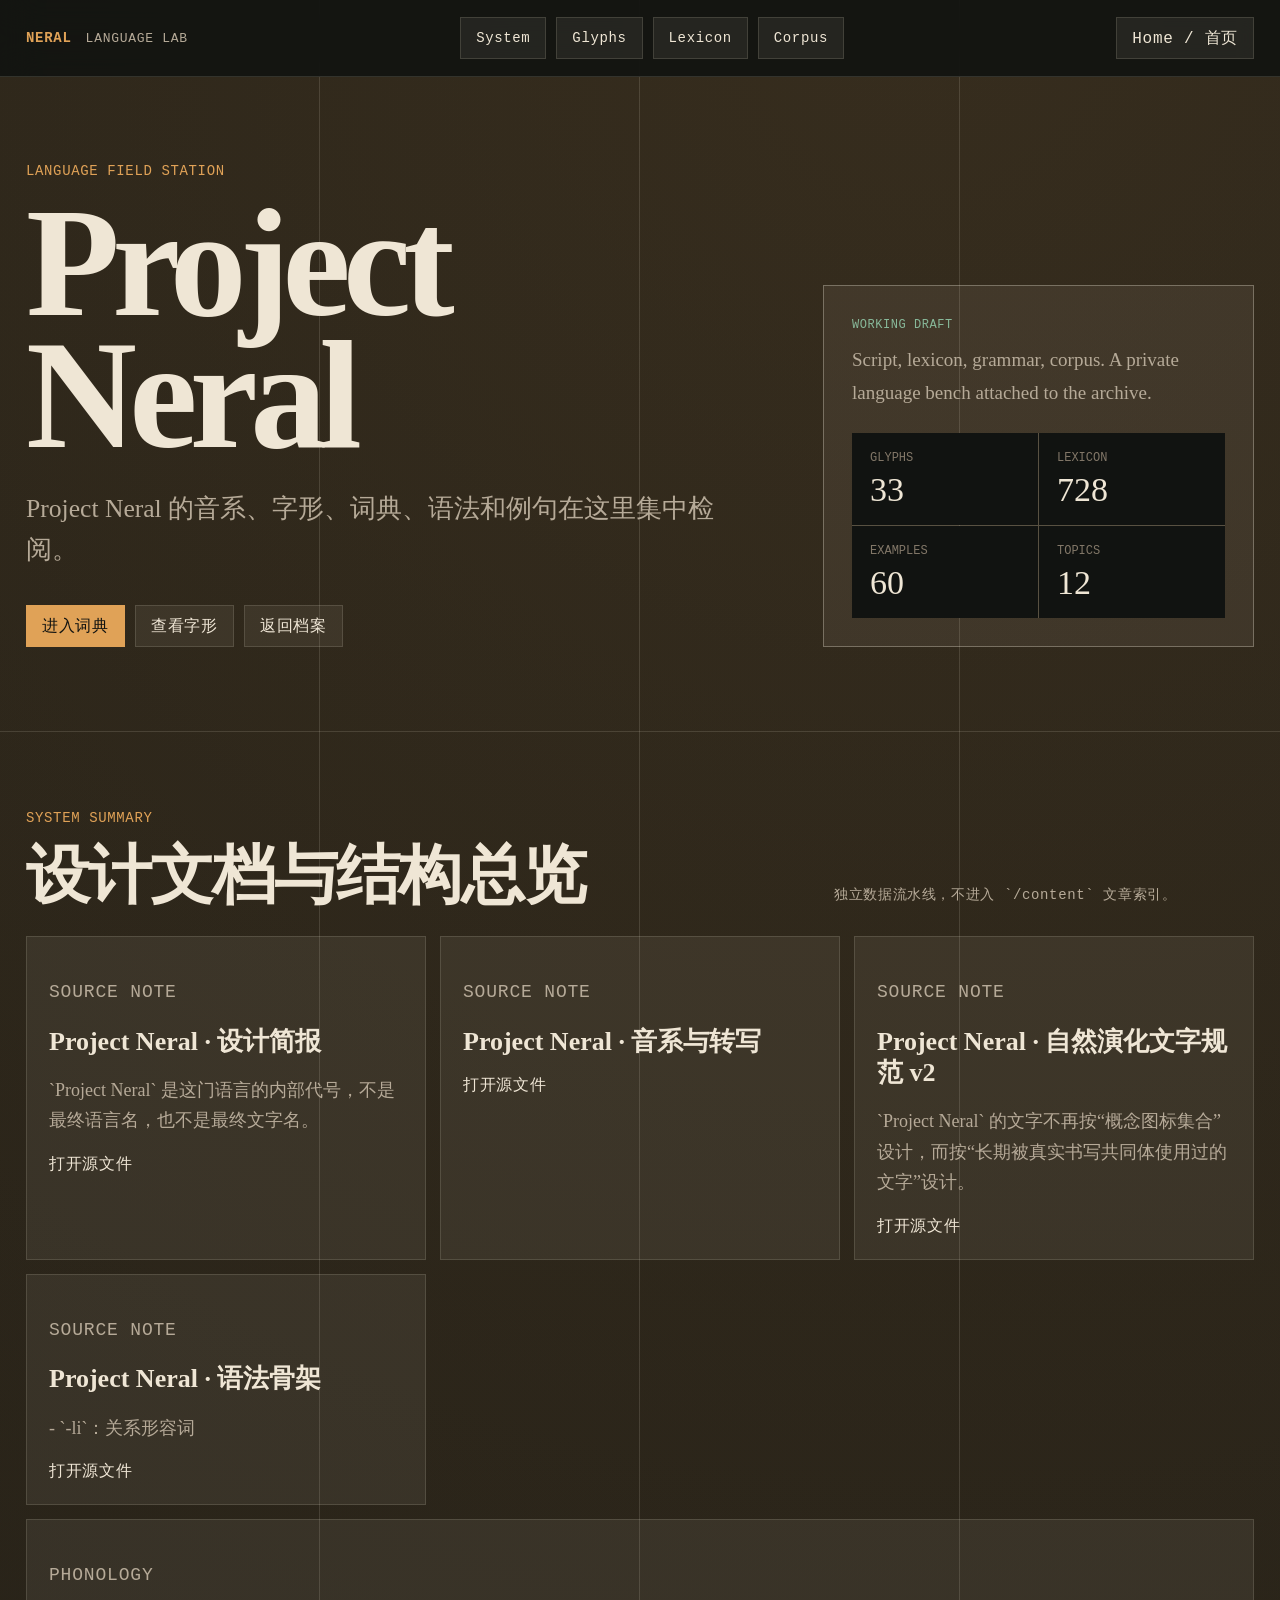
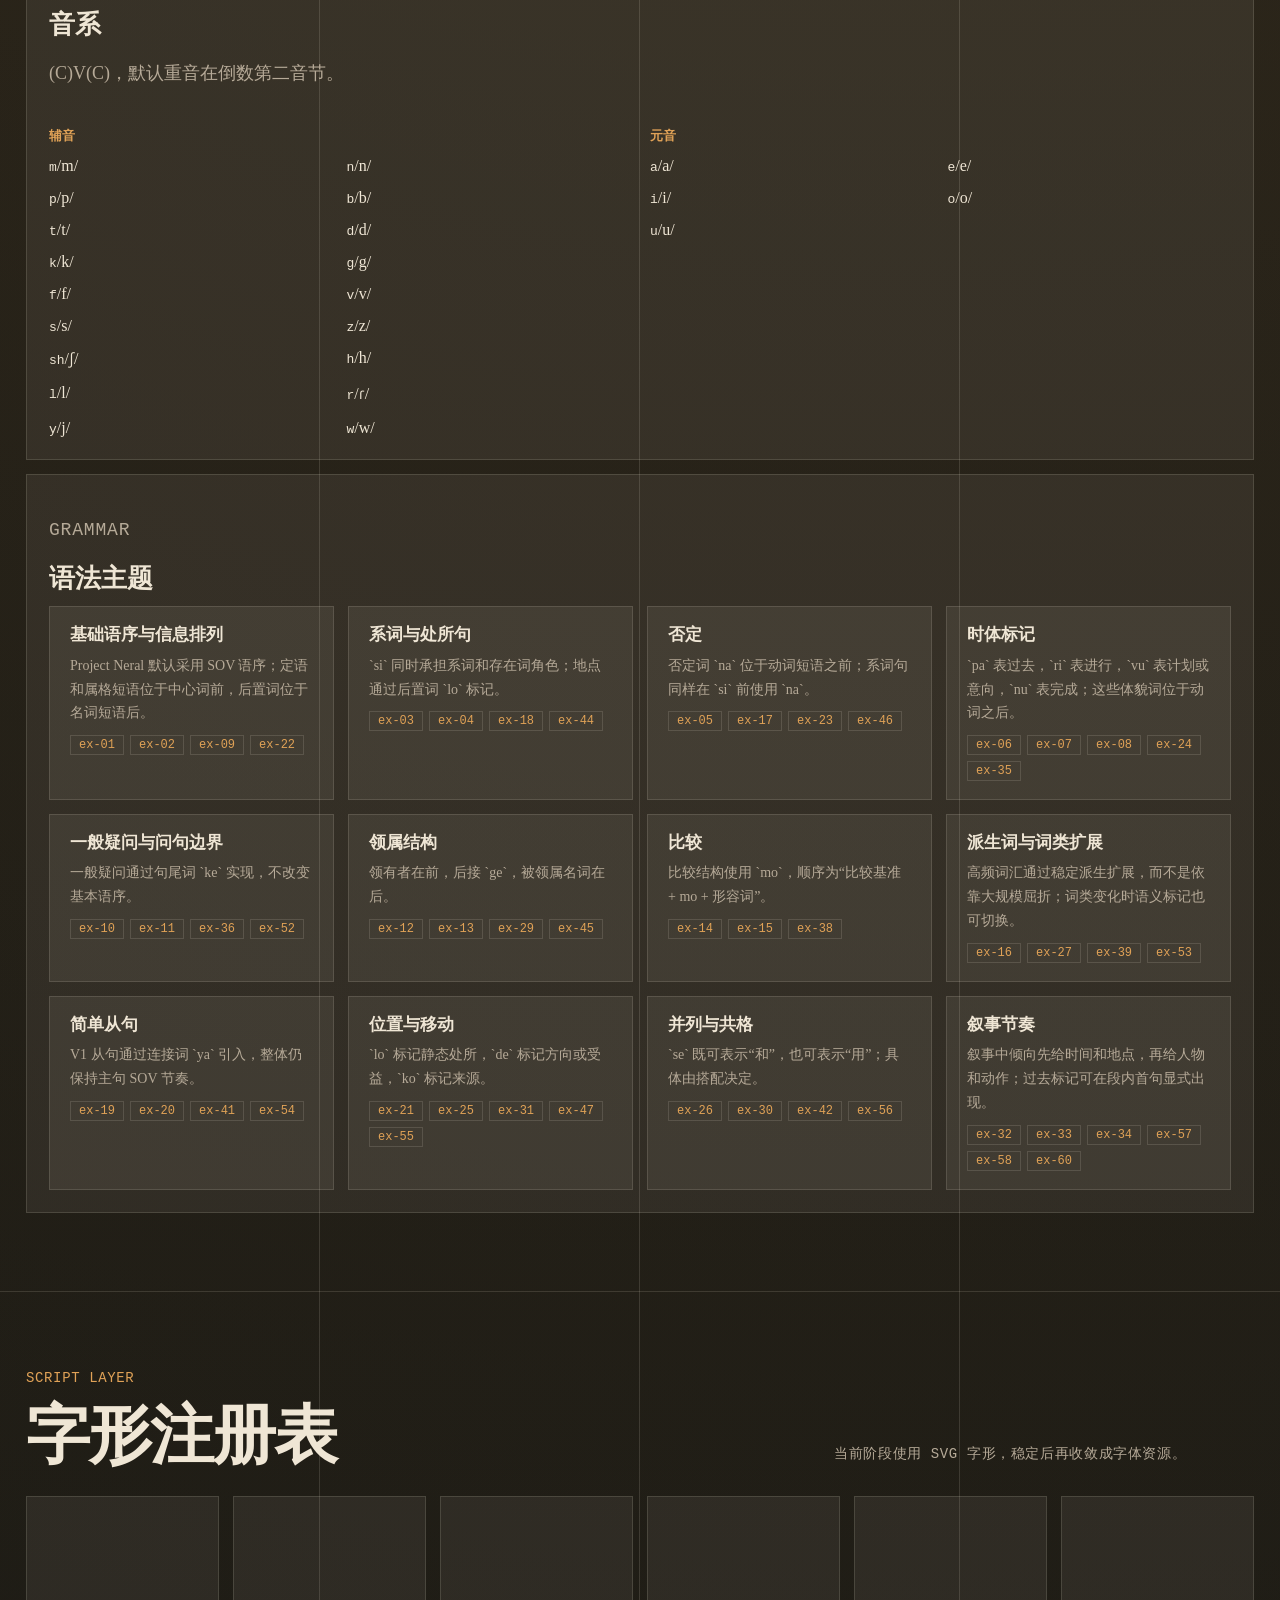
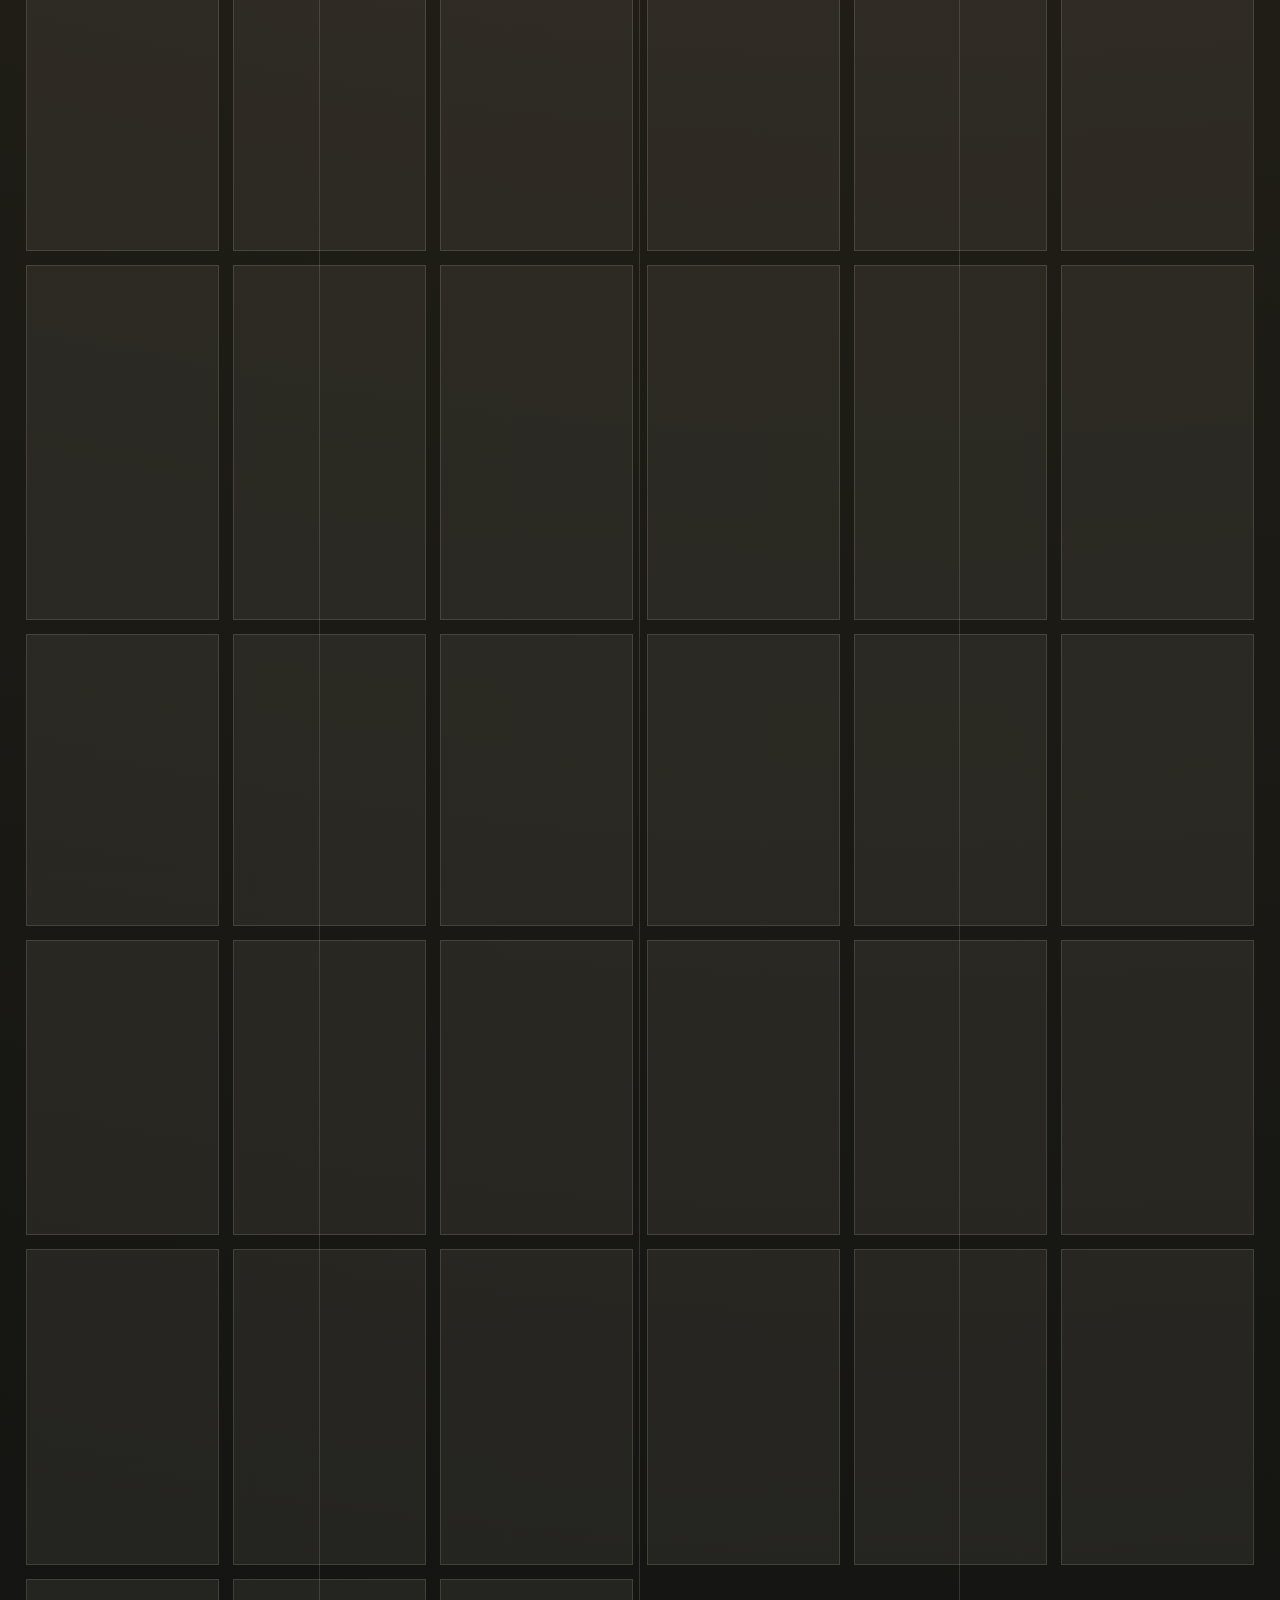
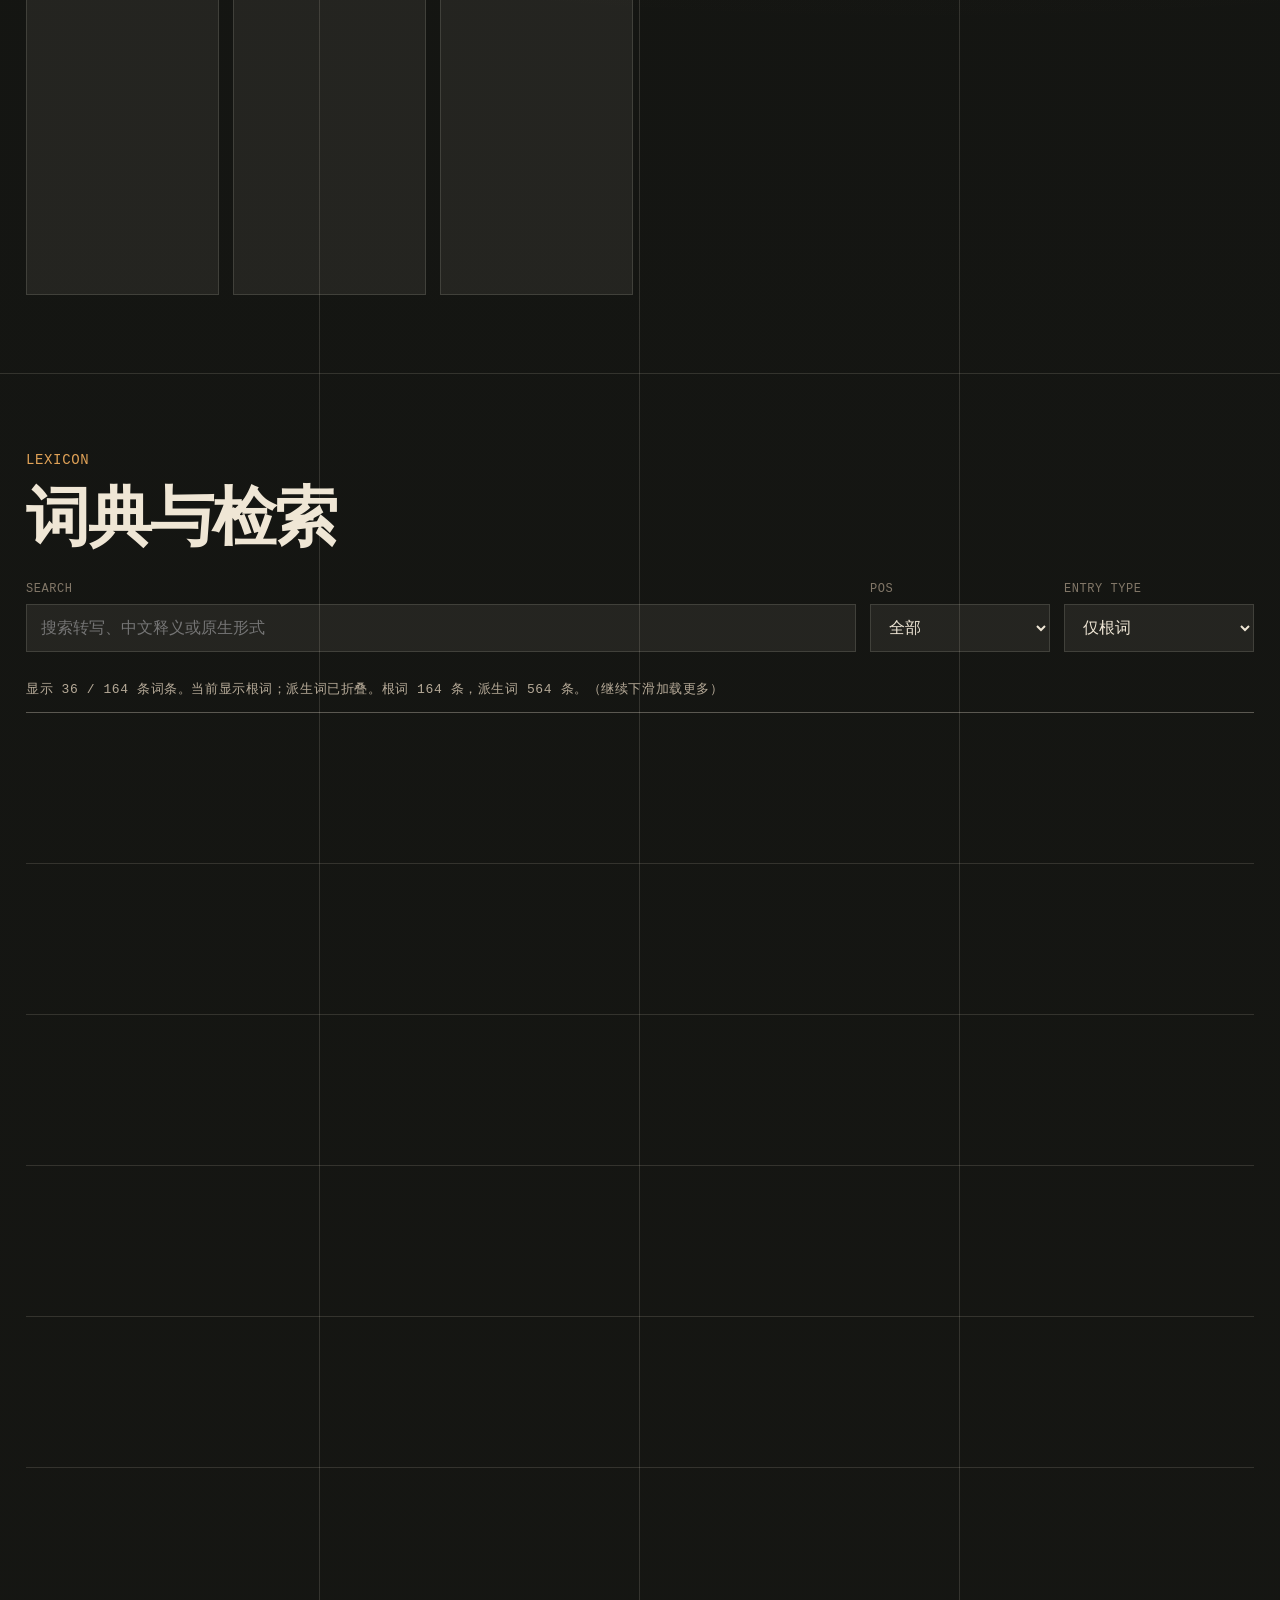
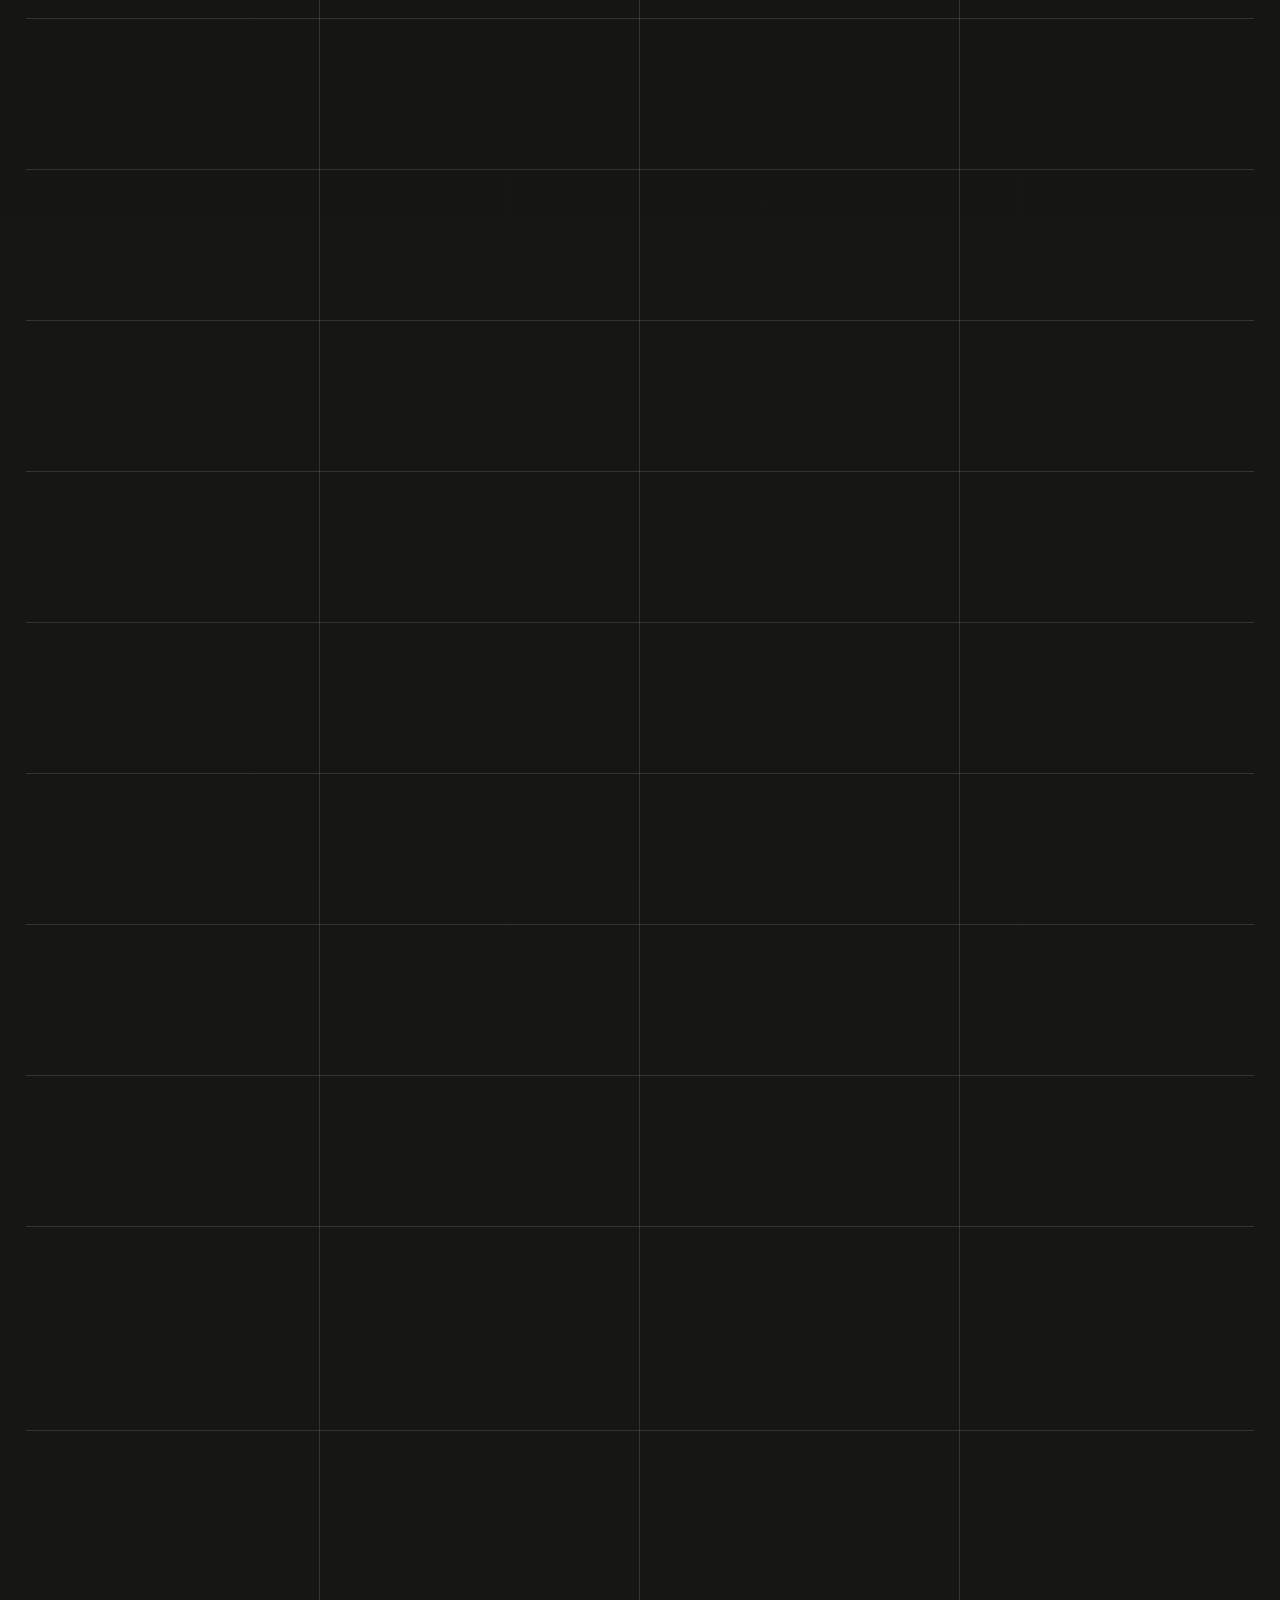
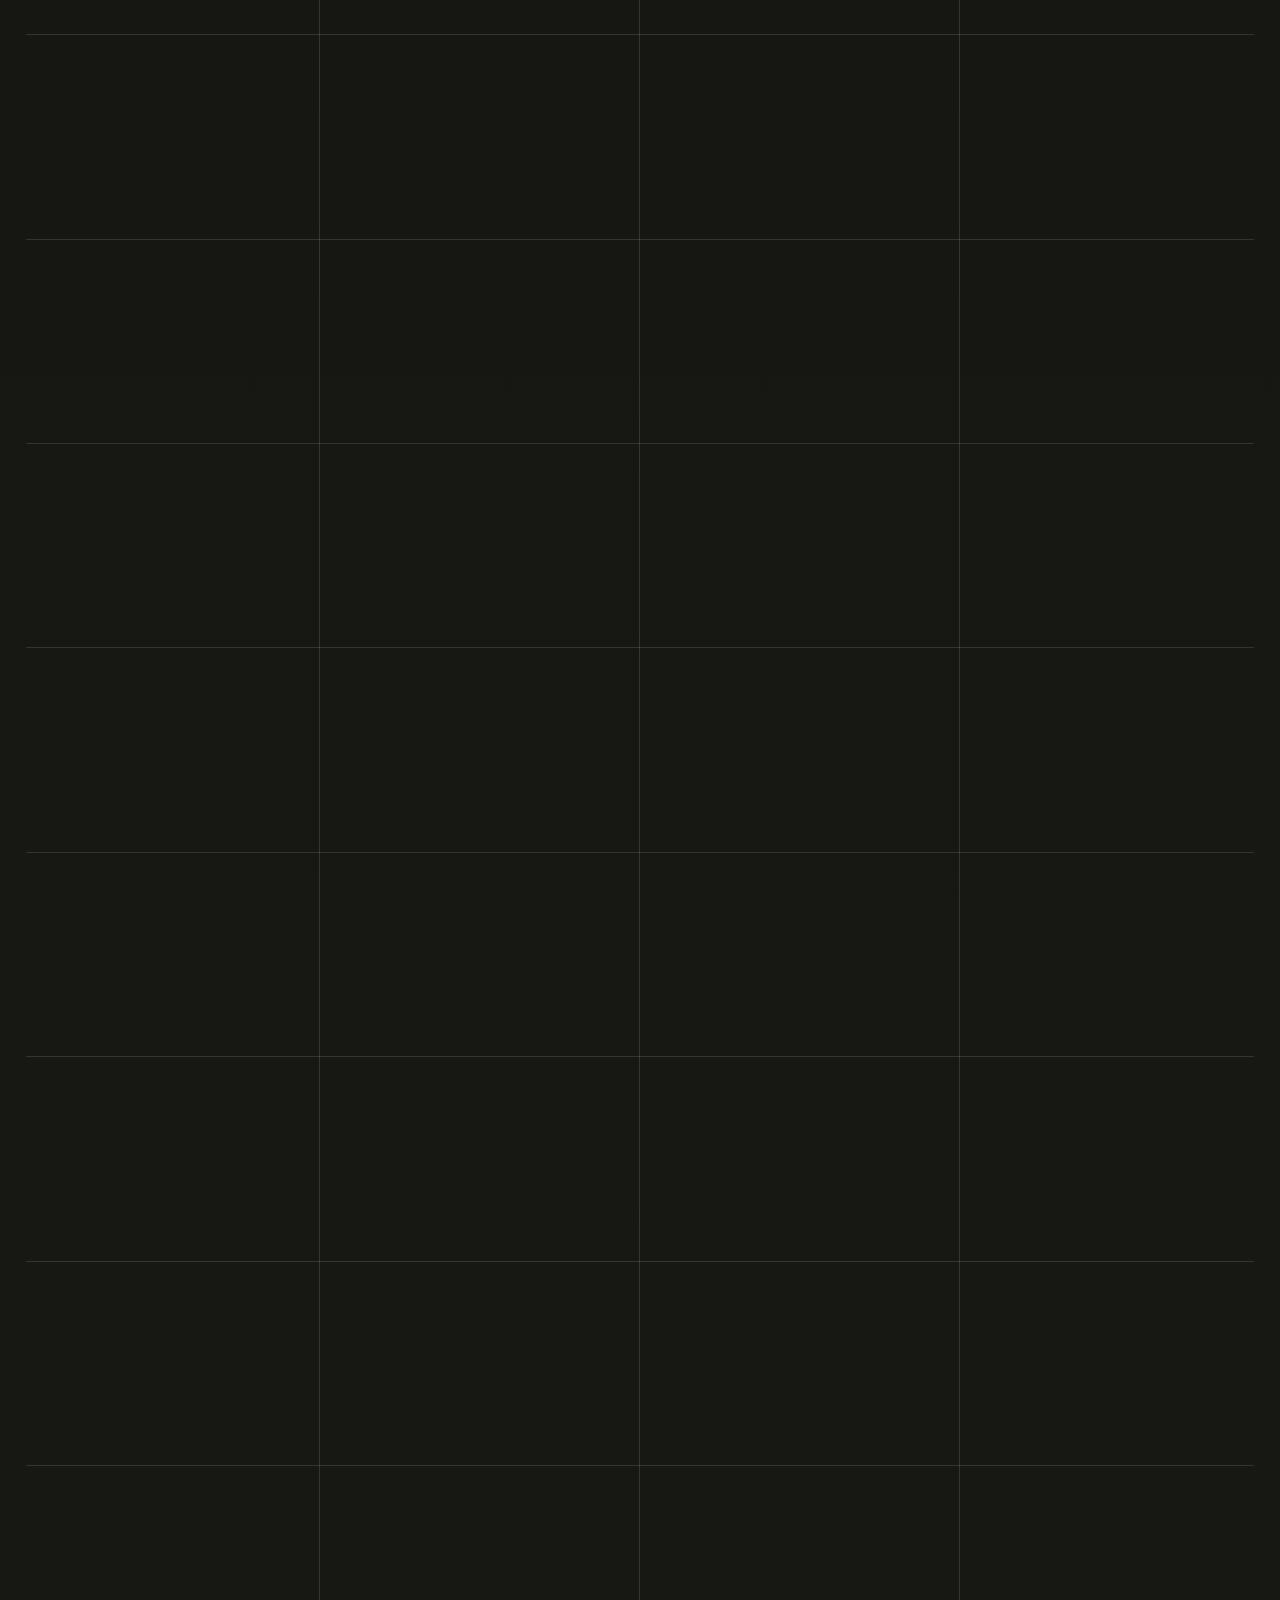
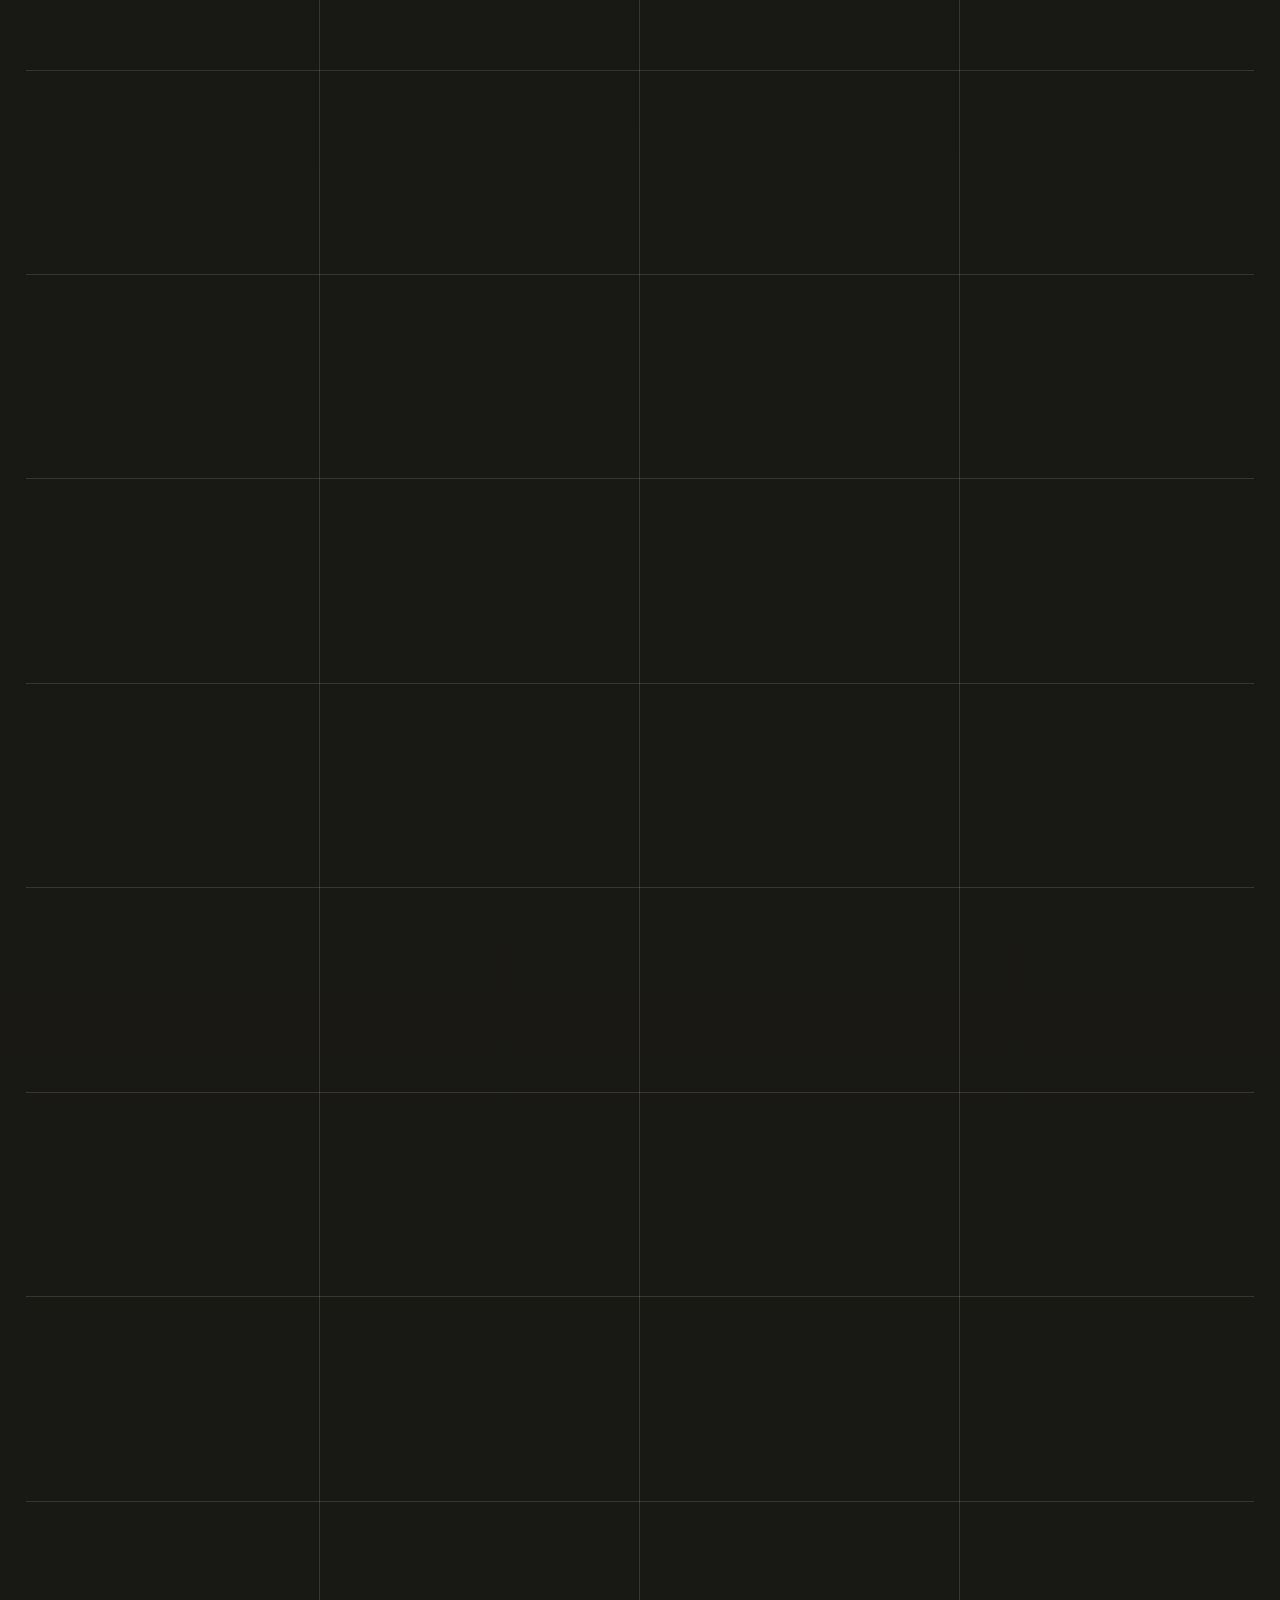
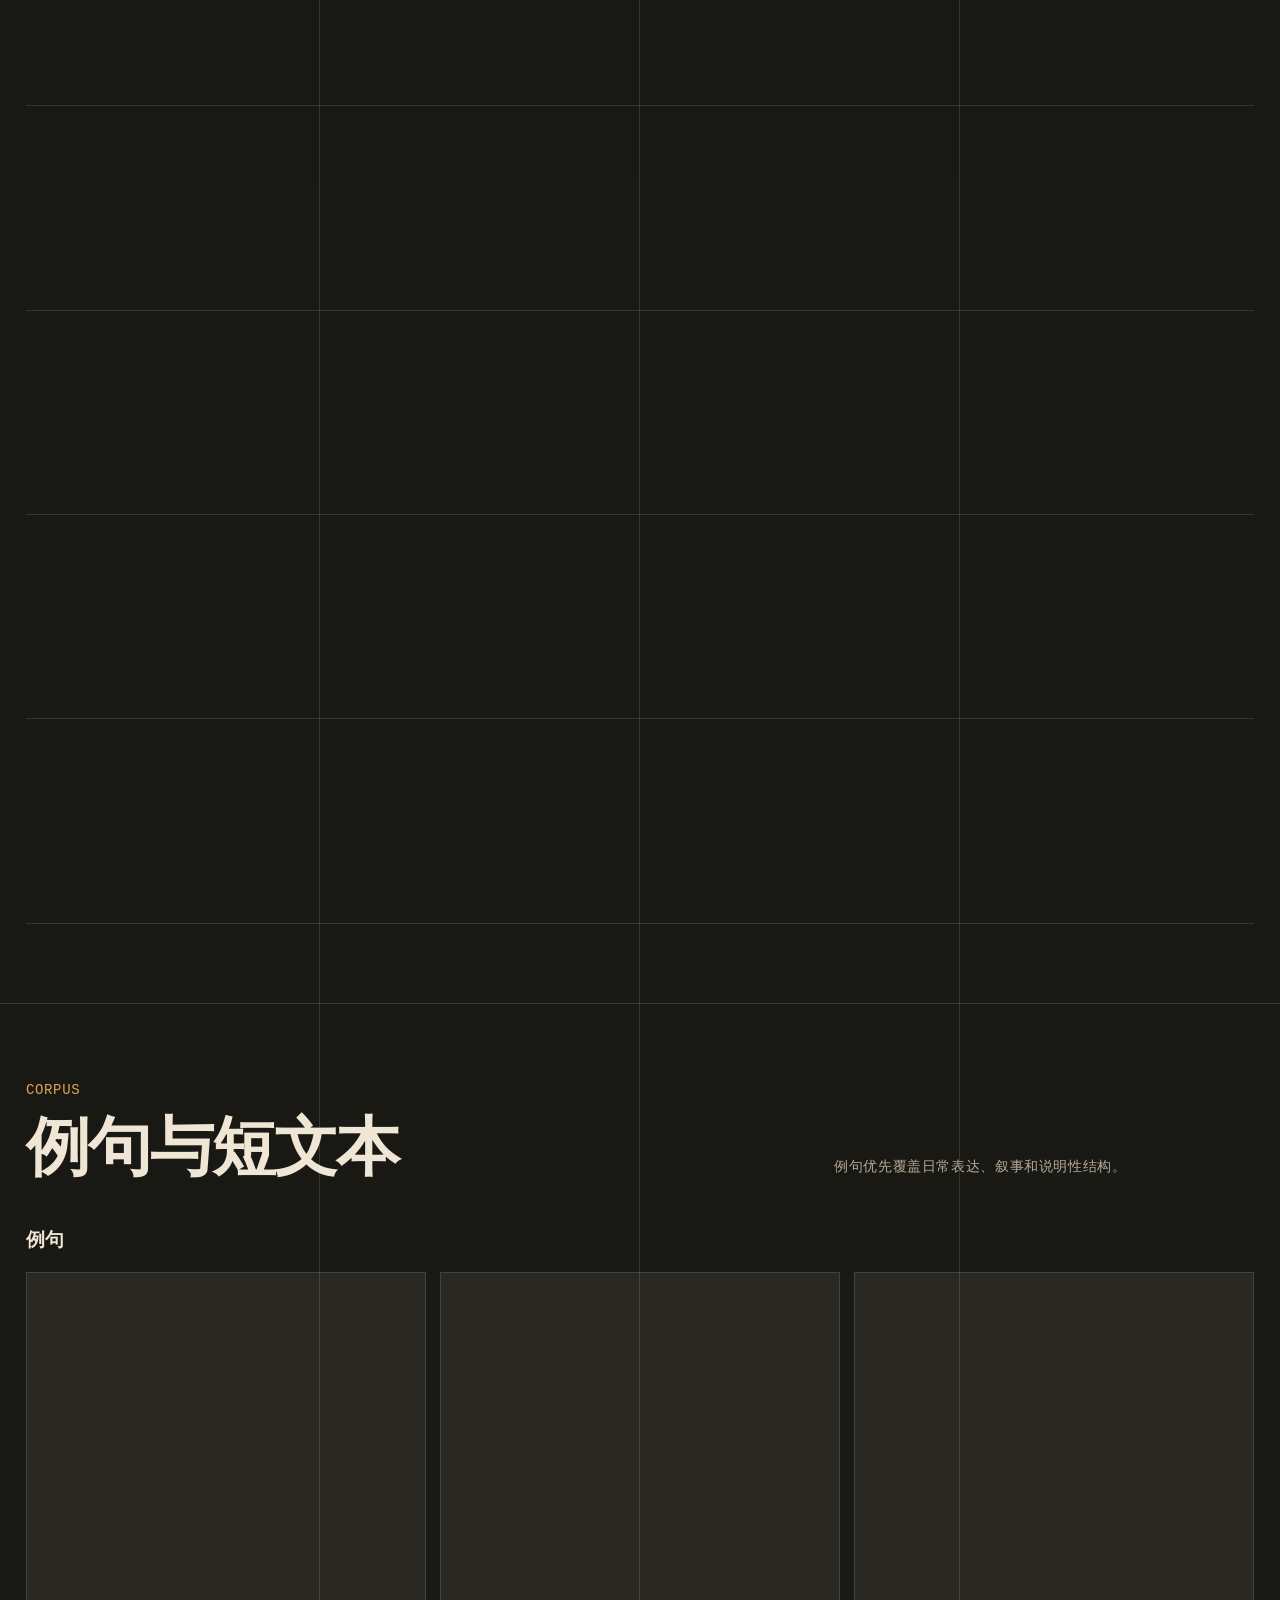
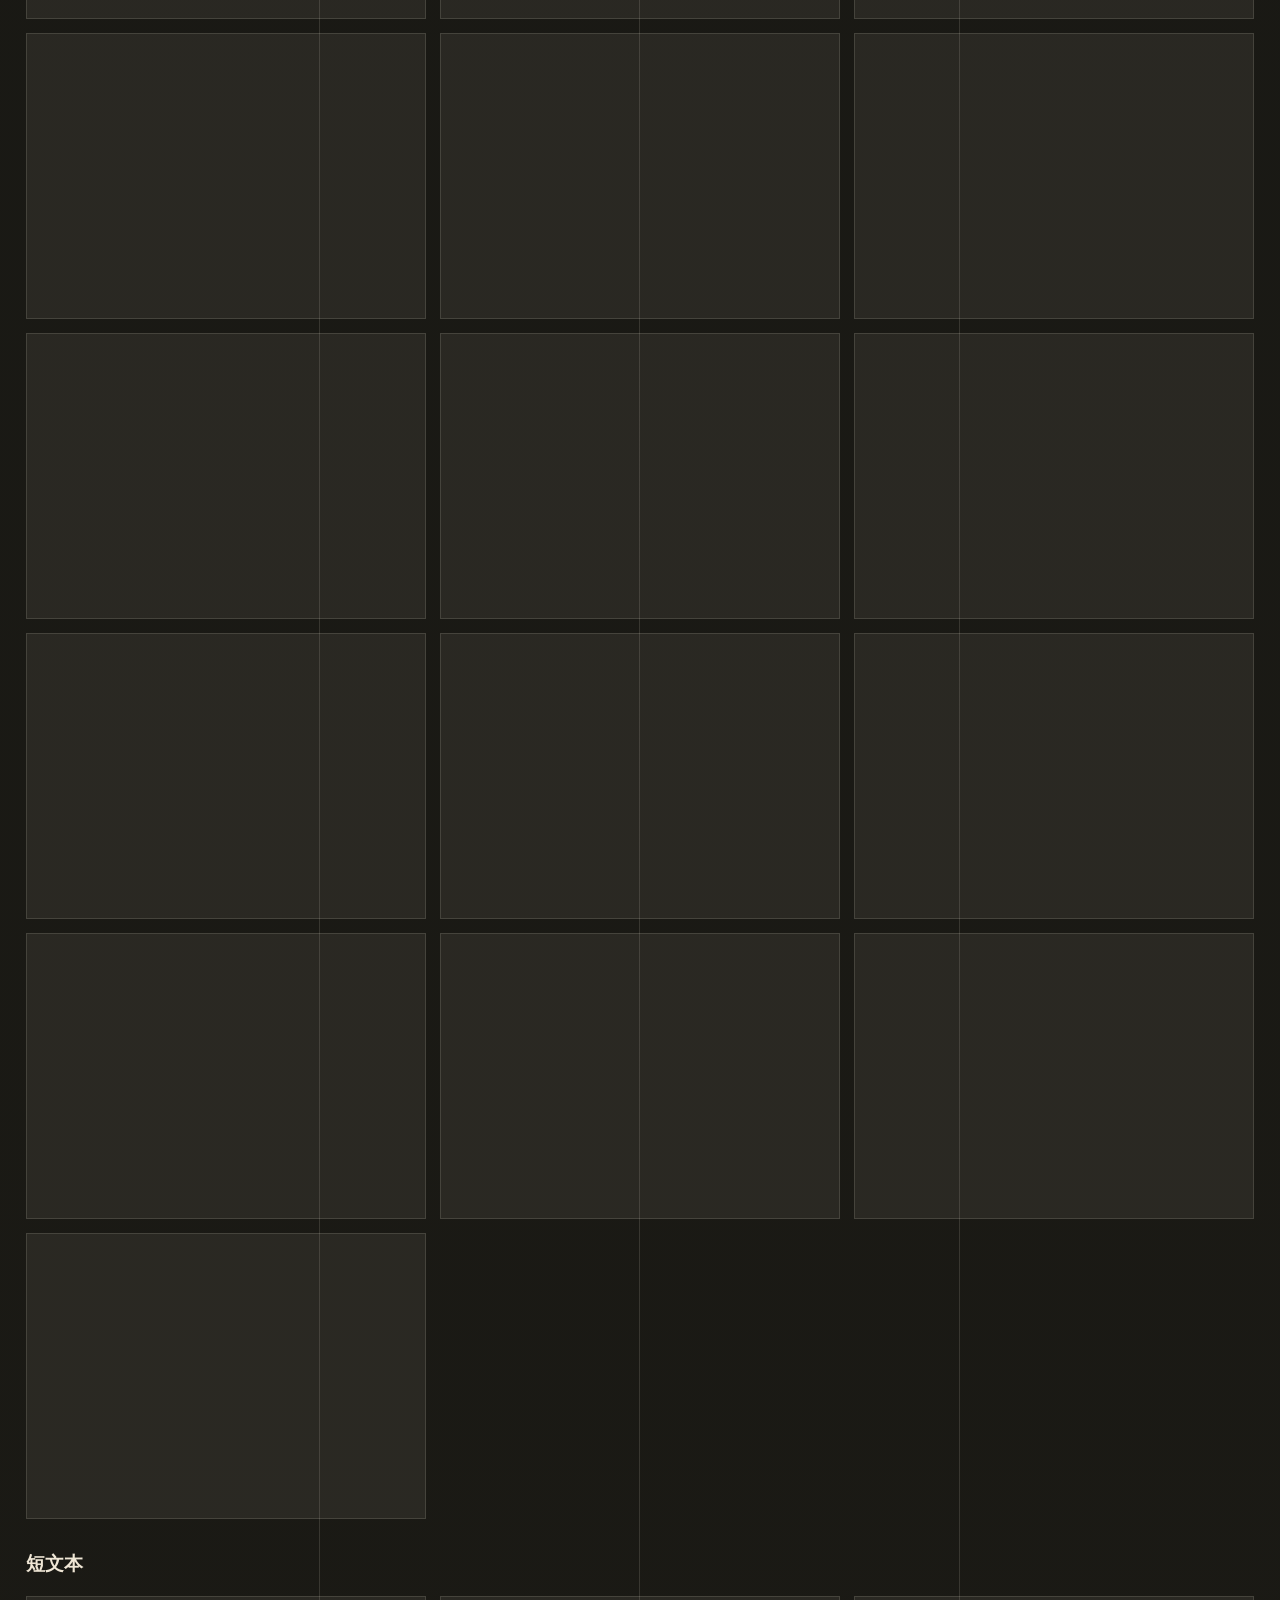
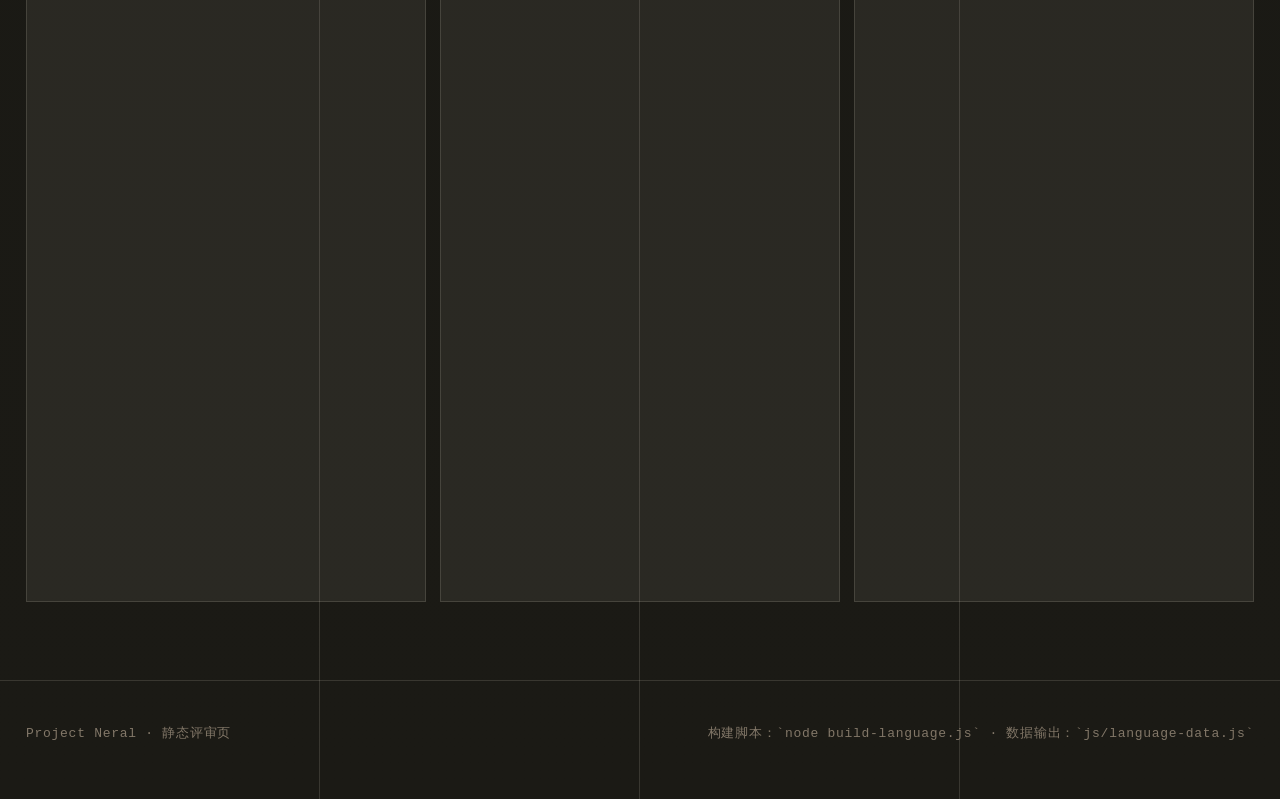
<file: language-lab.html>
<!DOCTYPE html>
<html lang="zh-CN">
<head>
    <meta charset="UTF-8">
    <meta name="viewport" content="width=device-width, initial-scale=1.0">
    <title>Project Neral — Language Lab</title>
    <meta name="description" content="Project Neral 的语言本体、字形、词典、语法与例句评审页。">
    <meta name="theme-color" content="#f6efe4">
    <link rel="icon" href="data:image/svg+xml,%3Csvg xmlns='http://www.w3.org/2000/svg' viewBox='0 0 64 64'%3E%3Crect width='64' height='64' fill='%23111311'/%3E%3Cpath d='M13 47V17h8l22 18V17h8v30h-8L21 29v18h-8Z' fill='%23e0a257'/%3E%3C/svg%3E">
    <link rel="stylesheet" href="css/language-lab.css?v=20260912o">
</head>
<body>
    <div class="lab-grain" aria-hidden="true"></div>
    <div class="lab-orbit lab-orbit-left" aria-hidden="true"></div>
    <div class="lab-orbit lab-orbit-right" aria-hidden="true"></div>

    <header class="lab-header">
        <div class="lab-shell lab-header-inner">
            <a class="lab-brand" href="#top">
                <span class="lab-brand-code">NERAL</span>
                <span class="lab-brand-name">Language Lab</span>
            </a>
            <nav class="lab-nav" aria-label="页面导航">
                <a href="#system">System</a>
                <a href="#glyphs">Glyphs</a>
                <a href="#lexicon">Lexicon</a>
                <a href="#corpus">Corpus</a>
            </nav>
            <a class="lab-back" href="index.html">Home / 首页</a>
        </div>
    </header>

    <main id="top">
        <section class="hero">
            <div class="lab-shell hero-grid">
                <div class="hero-copy">
                    <p class="section-kicker">LANGUAGE FIELD STATION</p>
                    <h1>Project Neral</h1>
                    <p class="hero-summary">
                        Project Neral 的音系、字形、词典、语法和例句在这里集中检阅。
                    </p>
                    <div class="hero-actions">
                        <a href="#lexicon" class="hero-action hero-action-primary">进入词典</a>
                        <a href="#glyphs" class="hero-action">查看字形</a>
                        <a href="index.html" class="hero-action">返回档案</a>
                    </div>
                </div>
                <aside class="hero-panel">
                    <div class="hero-panel-copy">
                        <span class="panel-tag">WORKING DRAFT</span>
                        <p>Script, lexicon, grammar, corpus. A private language bench attached to the archive.</p>
                    </div>
                    <dl class="hero-metrics" id="hero-metrics"></dl>
                </aside>
            </div>
        </section>

        <section class="section" id="system">
            <div class="lab-shell">
                <div class="section-head">
                    <div>
                        <p class="section-kicker">SYSTEM SUMMARY</p>
                        <h2>设计文档与结构总览</h2>
                    </div>
                    <p class="section-side">独立数据流水线，不进入 `/content` 文章索引。</p>
                </div>
                <div class="doc-grid" id="doc-grid"></div>
                <div class="phonology-grid">
                    <article class="phonology-card">
                        <p class="panel-tag">PHONOLOGY</p>
                        <h3>音系</h3>
                        <p id="phonology-summary"></p>
                        <div class="sound-columns">
                            <div>
                                <h4>辅音</h4>
                                <div class="chip-grid" id="consonant-grid"></div>
                            </div>
                            <div>
                                <h4>元音</h4>
                                <div class="chip-grid" id="vowel-grid"></div>
                            </div>
                        </div>
                    </article>
                    <article class="phonology-card">
                        <p class="panel-tag">GRAMMAR</p>
                        <h3>语法主题</h3>
                        <div class="topic-list" id="topic-list"></div>
                    </article>
                </div>
            </div>
        </section>

        <section class="section" id="glyphs">
            <div class="lab-shell">
                <div class="section-head">
                    <div>
                        <p class="section-kicker">SCRIPT LAYER</p>
                        <h2>字形注册表</h2>
                    </div>
                    <p class="section-side">当前阶段使用 SVG 字形，稳定后再收敛成字体资源。</p>
                </div>
                <div class="glyph-grid" id="glyph-grid"></div>
            </div>
        </section>

        <section class="section" id="lexicon">
            <div class="lab-shell">
                <div class="section-head section-head-stack">
                    <div>
                        <p class="section-kicker">LEXICON</p>
                        <h2>词典与检索</h2>
                    </div>
                    <div class="lexicon-controls">
                        <label class="search-field" for="lexicon-search">
                            <span>Search</span>
                            <input type="search" id="lexicon-search" placeholder="搜索转写、中文释义或原生形式">
                        </label>
                        <label class="filter-field" for="pos-filter">
                            <span>POS</span>
                            <select id="pos-filter">
                                <option value="all">全部</option>
                            </select>
                        </label>
                        <label class="filter-field" for="entry-filter">
                            <span>Entry Type</span>
                            <select id="entry-filter">
                                <option value="root">仅根词</option>
                                <option value="all">全部</option>
                                <option value="derived">仅派生词</option>
                            </select>
                        </label>
                    </div>
                </div>
                <div class="lexicon-meta" id="lexicon-meta"></div>
                <div class="lexicon-table" id="lexicon-table"></div>
                <div id="lexicon-sentinel" aria-hidden="true"></div>
            </div>
        </section>

        <section class="section" id="corpus">
            <div class="lab-shell">
                <div class="section-head">
                    <div>
                        <p class="section-kicker">CORPUS</p>
                        <h2>例句与短文本</h2>
                    </div>
                    <p class="section-side">例句优先覆盖日常表达、叙事和说明性结构。</p>
                </div>
                <div class="corpus-layout">
                    <div class="example-column">
                        <h3>例句</h3>
                        <div class="example-list" id="example-list"></div>
                <div id="example-sentinel" aria-hidden="true"></div>
                    </div>
                    <div class="text-column">
                        <h3>短文本</h3>
                        <div class="text-list" id="text-list"></div>
                    </div>
                </div>
            </div>
        </section>
    </main>

    <footer class="lab-footer">
        <div class="lab-shell lab-footer-inner">
            <p>Project Neral · 静态评审页</p>
            <p>构建脚本：`node build-language.js` · 数据输出：`js/language-data.js`</p>
        </div>
    </footer>

    <script src="js/language-data.js?v=20260412i"></script>
    <script src="js/language-lab.js?v=20260912p"></script>
</body>
</html>
</file>
<file: css/language-lab.css>
@font-face {
    font-family: "Neral Glyphic";
    src: url("../assets/language/neral-glyphic-regular.woff2?v=20260412i") format("woff2"),
         url("../assets/language/neral-glyphic-regular.ttf?v=20260412i") format("truetype");
    font-style: normal;
    font-weight: 400;
    font-display: swap;
}

:root {
    --bg: #111311;
    --bg-2: #1b1a15;
    --panel: rgba(238, 228, 207, 0.075);
    --panel-strong: rgba(238, 228, 207, 0.12);
    --text: #efe6d5;
    --muted: #b6aa98;
    --faint: #827768;
    --line: rgba(239, 230, 213, 0.14);
    --line-strong: rgba(239, 230, 213, 0.32);
    --accent: #e0a257;
    --accent-2: #88b99a;
    --shell: min(1260px, calc(100vw - 52px));
    --display: "Songti SC", "STSong", "SimSun", serif;
    --body: "Songti SC", "STSong", "SimSun", serif;
    --ui: "SFMono-Regular", Consolas, "Liberation Mono", monospace;
    --mono: "SFMono-Regular", Consolas, "Liberation Mono", monospace;
    --script: "Neral Glyphic", "DejaVu Sans", "Noto Sans Symbols 2", serif;
}

* {
    box-sizing: border-box;
}

html {
    scroll-behavior: smooth;
}

body {
    margin: 0;
    min-height: 100vh;
    color: var(--text);
    background:
        linear-gradient(90deg, transparent 0 calc(25% - 1px), var(--line) calc(25% - 1px) 25%, transparent 25% calc(50% - 1px), var(--line) calc(50% - 1px) 50%, transparent 50% calc(75% - 1px), var(--line) calc(75% - 1px) 75%, transparent 75%),
        radial-gradient(circle at 72% 0%, rgba(224, 162, 87, 0.18), transparent 32%),
        linear-gradient(180deg, var(--bg), var(--bg-2));
    font-family: var(--body);
    text-rendering: optimizeLegibility;
}

body::before {
    content: "";
    position: fixed;
    inset: 0;
    pointer-events: none;
    z-index: -1;
    background-image: radial-gradient(var(--line) 0.7px, transparent 0.7px);
    background-size: 10px 10px;
    opacity: 0.38;
}

a {
    color: inherit;
    text-decoration: none;
}

button,
input,
select {
    font: inherit;
}

.lab-shell {
    width: var(--shell);
    margin: 0 auto;
}

.lab-grain,
.lab-orbit {
    display: none;
}

.lab-header {
    position: sticky;
    top: 0;
    z-index: 20;
    background: color-mix(in srgb, var(--bg) 88%, transparent);
    backdrop-filter: blur(18px);
    border-bottom: 1px solid var(--line);
}

.lab-header-inner {
    min-height: 76px;
    display: grid;
    grid-template-columns: auto 1fr auto;
    gap: 20px;
    align-items: center;
}

.lab-brand,
.lab-nav,
.lab-back,
.section-kicker,
.panel-tag,
.section-side,
.hero-action,
.doc-link,
.lexicon-controls span,
.lexicon-meta,
.lab-footer {
    font-family: var(--ui);
    letter-spacing: 0.045em;
}

.lab-brand {
    display: inline-flex;
    align-items: baseline;
    gap: 14px;
    text-transform: uppercase;
}

.lab-brand-code {
    color: var(--accent);
    font-size: 14px;
    font-weight: 700;
}

.lab-brand-name {
    color: var(--muted);
    font-size: 13px;
}

.lab-nav {
    justify-self: center;
    display: flex;
    gap: 10px;
    flex-wrap: wrap;
    font-size: 14px;
}

.lab-nav a,
.lab-back,
.hero-action {
    min-height: 42px;
    display: inline-flex;
    align-items: center;
    padding: 0 15px;
    border: 1px solid var(--line);
    background: var(--panel);
}

.lab-nav a:hover,
.lab-back:hover,
.hero-action:hover {
    border-color: var(--line-strong);
    background: var(--panel-strong);
}

.hero {
    padding: 86px 0 84px;
}

.hero-grid {
    display: grid;
    grid-template-columns: minmax(0, 1fr) minmax(360px, 0.58fr);
    gap: 54px;
    align-items: end;
}

.section-kicker {
    margin: 0 0 18px;
    color: var(--accent);
    font-size: 14px;
    text-transform: uppercase;
}

.hero h1 {
    margin: 0;
    max-width: 9ch;
    font-family: var(--display);
    font-size: clamp(76px, 12vw, 166px);
    line-height: 0.86;
    letter-spacing: -0.05em;
}

.hero-summary {
    max-width: 720px;
    margin: 28px 0 34px;
    color: var(--muted);
    font-size: clamp(22px, 2vw, 30px);
    line-height: 1.6;
}

.hero-actions {
    display: flex;
    flex-wrap: wrap;
    gap: 10px;
}

.hero-action-primary {
    color: var(--bg);
    border-color: var(--accent);
    background: var(--accent);
}

.hero-panel {
    padding: 28px;
    border: 1px solid var(--line-strong);
    background: var(--panel);
}

.hero-panel-copy p {
    margin: 12px 0 24px;
    color: var(--muted);
    font-size: 19px;
    line-height: 1.7;
}

.panel-tag {
    color: var(--accent-2);
    font-size: 12px;
    text-transform: uppercase;
}

.hero-metrics {
    display: grid;
    grid-template-columns: repeat(2, minmax(0, 1fr));
    gap: 1px;
    margin: 0;
    background: var(--line);
}

.hero-metrics div {
    padding: 18px;
    background: var(--bg);
}

.hero-metrics dt {
    color: var(--faint);
    font-family: var(--ui);
    font-size: 12px;
    text-transform: uppercase;
}

.hero-metrics dd {
    margin: 8px 0 0;
    font-size: 34px;
    line-height: 1;
}

.section {
    padding: 78px 0;
    border-top: 1px solid var(--line);
}

.section-head {
    display: grid;
    grid-template-columns: 1fr minmax(260px, 420px);
    gap: 32px;
    align-items: end;
    margin-bottom: 28px;
}

.section-head h2 {
    margin: 0;
    font-size: clamp(42px, 5vw, 76px);
    line-height: 1;
    letter-spacing: -0.03em;
}

.section-side {
    margin: 0;
    color: var(--muted);
    font-size: 14px;
    line-height: 1.8;
}

.doc-grid,
.phonology-grid,
.glyph-grid,
.corpus-layout {
    display: grid;
    gap: 14px;
}

.doc-grid {
    grid-template-columns: repeat(3, minmax(0, 1fr));
}

.doc-card,
.phonology-card,
.glyph-card,
.example-card,
.text-card {
    padding: 22px;
    border: 1px solid var(--line);
    background: var(--panel);
}

.doc-card h3,
.phonology-card h3,
.example-card h4,
.text-card h4 {
    margin: 10px 0 12px;
    font-size: 26px;
    line-height: 1.2;
}

.doc-card p,
.phonology-card p,
.example-card p,
.text-card p {
    color: var(--muted);
    font-size: 18px;
    line-height: 1.7;
}

.phonology-grid {
    grid-template-columns: minmax(0, 1fr);
    margin-top: 14px;
}

.sound-columns {
    display: grid;
    grid-template-columns: repeat(2, minmax(0, 1fr));
    gap: 20px;
}

.sound-columns h4 {
    margin: 20px 0 12px;
    color: var(--accent);
    font-family: var(--ui);
    font-size: 13px;
    text-transform: uppercase;
}

.chip-grid,
.topic-list {
    display: grid;
    grid-template-columns: repeat(auto-fill, minmax(280px, 1fr));
    gap: 14px;
}

.topic-card {
    padding: 18px 20px;
    border: 1px solid var(--line);
    background: var(--panel);
}

.topic-card h3 {
    margin: 0 0 8px;
    color: var(--text);
    font-size: 17px;
}

.topic-card p {
    margin: 0;
    color: var(--muted);
    font-size: 14px;
    line-height: 1.7;
}

.topic-linked {
    margin-top: 10px;
    display: flex;
    flex-wrap: wrap;
    gap: 6px;
}

.topic-linked span {
    font-family: var(--ui);
    font-size: 12px;
    color: var(--accent);
    border: 1px solid var(--line);
    padding: 2px 8px;
}

.chip,
.topic-item,
.pos-chip {
    display: inline-flex;
    align-items: center;
    min-height: 34px;
    padding: 0 10px;
    border: 1px solid var(--line);
    color: var(--muted);
    background: rgba(255, 255, 255, 0.03);
    font-family: var(--ui);
    font-size: 13px;
}

.glyph-grid {
    grid-template-columns: repeat(auto-fill, minmax(180px, 1fr));
}

.glyph-card {
    min-height: 190px;
}

.glyph-symbol,
.entry-native,
.example-native,
.text-native {
    font-family: var(--script);
    font-variant-ligatures: none;
}

.glyph-symbol {
    min-height: 86px;
    display: grid;
    place-items: center;
    margin-bottom: 14px;
    font-size: 56px;
    color: var(--accent);
    border: 1px solid var(--line);
}

.glyph-card h3 {
    margin: 0 0 8px;
    font-size: 22px;
}

.glyph-card p,
.glyph-card dl {
    color: var(--muted);
    font-size: 15px;
    line-height: 1.6;
}

.section-head-stack {
    grid-template-columns: 1fr;
}

.lexicon-controls {
    display: grid;
    grid-template-columns: minmax(260px, 1fr) 180px 190px;
    gap: 14px;
    align-items: end;
}

.search-field,
.filter-field {
    display: grid;
    gap: 8px;
}

.search-field span,
.filter-field span {
    color: var(--faint);
    font-size: 12px;
    text-transform: uppercase;
}

.search-field input,
.filter-field select {
    min-height: 48px;
    color: var(--text);
    border: 1px solid var(--line);
    background: var(--panel);
    padding: 0 14px;
}

.lexicon-meta {
    margin-bottom: 14px;
    color: var(--muted);
    font-size: 13px;
}

.lexicon-table {
    border-top: 1px solid var(--line-strong);
}

.lexicon-row {
    display: grid;
    grid-template-columns: 1.15fr 0.75fr 1.4fr;
    gap: 20px;
    padding: 20px 0;
    border-bottom: 1px solid var(--line);
}

.lexicon-native {
    color: var(--accent);
    font-size: 32px;
}

.lexicon-romanized {
    font-family: var(--ui);
    color: var(--text);
    font-size: 18px;
}

.lexicon-definition {
    color: var(--muted);
    font-size: 17px;
    line-height: 1.7;
}

.corpus-layout {
    grid-template-columns: minmax(0, 1fr);
}

.example-list,
.text-list {
    display: grid;
    gap: 14px;
}

.example-list {
    grid-template-columns: repeat(auto-fill, minmax(300px, 1fr));
}

.text-list {
    grid-template-columns: repeat(auto-fill, minmax(320px, 1fr));
}

#lexicon-sentinel {
    height: 1px;
}

.example-native,
.text-native {
    color: var(--accent);
    font-size: 30px;
    line-height: 1.4;
}

.example-romanized,
.text-romanized {
    font-family: var(--ui);
    color: var(--text);
    font-size: 17px;
    line-height: 1.7;
}

.lab-footer {
    padding: 30px 0 44px;
    color: var(--faint);
    border-top: 1px solid var(--line);
}

.lab-footer-inner {
    display: flex;
    justify-content: space-between;
    gap: 20px;
    flex-wrap: wrap;
    font-size: 13px;
}

@media (max-width: 900px) {
    :root {
        --shell: min(100vw - 30px, 760px);
    }

    .lab-header-inner,
    .hero-grid,
    .section-head,
    .doc-grid,
    .phonology-grid,
    .sound-columns,
    .lexicon-controls,
    .lexicon-row,
    .example-list,
    .corpus-layout {
        grid-template-columns: 1fr;
    }

    .lab-nav {
        justify-self: start;
    }

    .hero {
        padding: 58px 0 64px;
    }
}

/* ── 渲染性能修复 ─────────────────────────────────────
   字形 SVG 只有 viewBox、没有固有尺寸：2000+ 张未约束的图
   会把整页排版撑到百万像素高，滚动/绘制全部卡顿。
   必须显式定尺寸；离屏的行与卡片用 content-visibility 跳过排版。 */
.word-native img,
.example-native img,
.sentence-native img {
    width: auto;
    height: 26px;
    max-width: 100%;
}

.glyph-card > img {
    width: 88px;
    height: 88px;
}

.lexicon-row,
.example-card,
.text-card,
.glyph-card {
    content-visibility: auto;
}

.lexicon-row {
    contain-intrinsic-size: auto 110px;
}

.glyph-card {
    contain-intrinsic-size: auto 190px;
}

.example-card {
    contain-intrinsic-size: auto 240px;
}

.text-card {
    contain-intrinsic-size: auto 560px;
}
</file>
